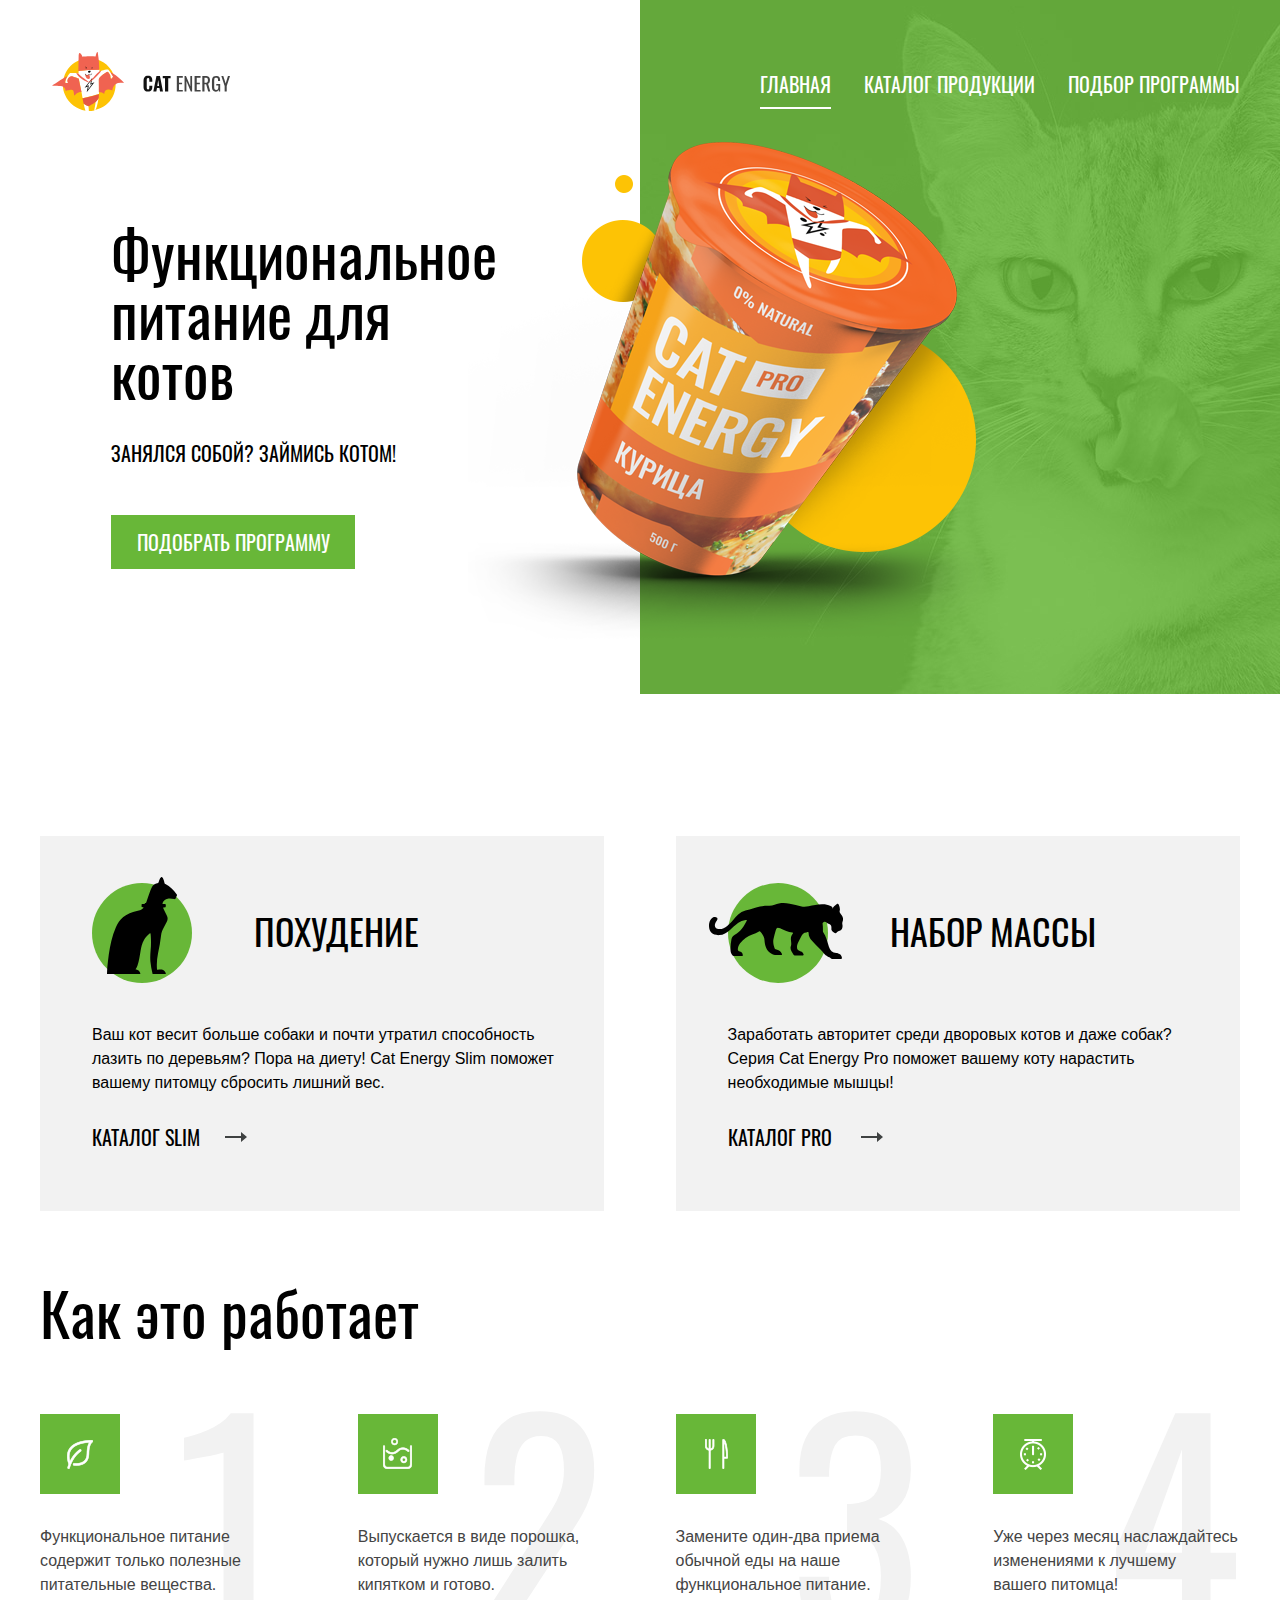
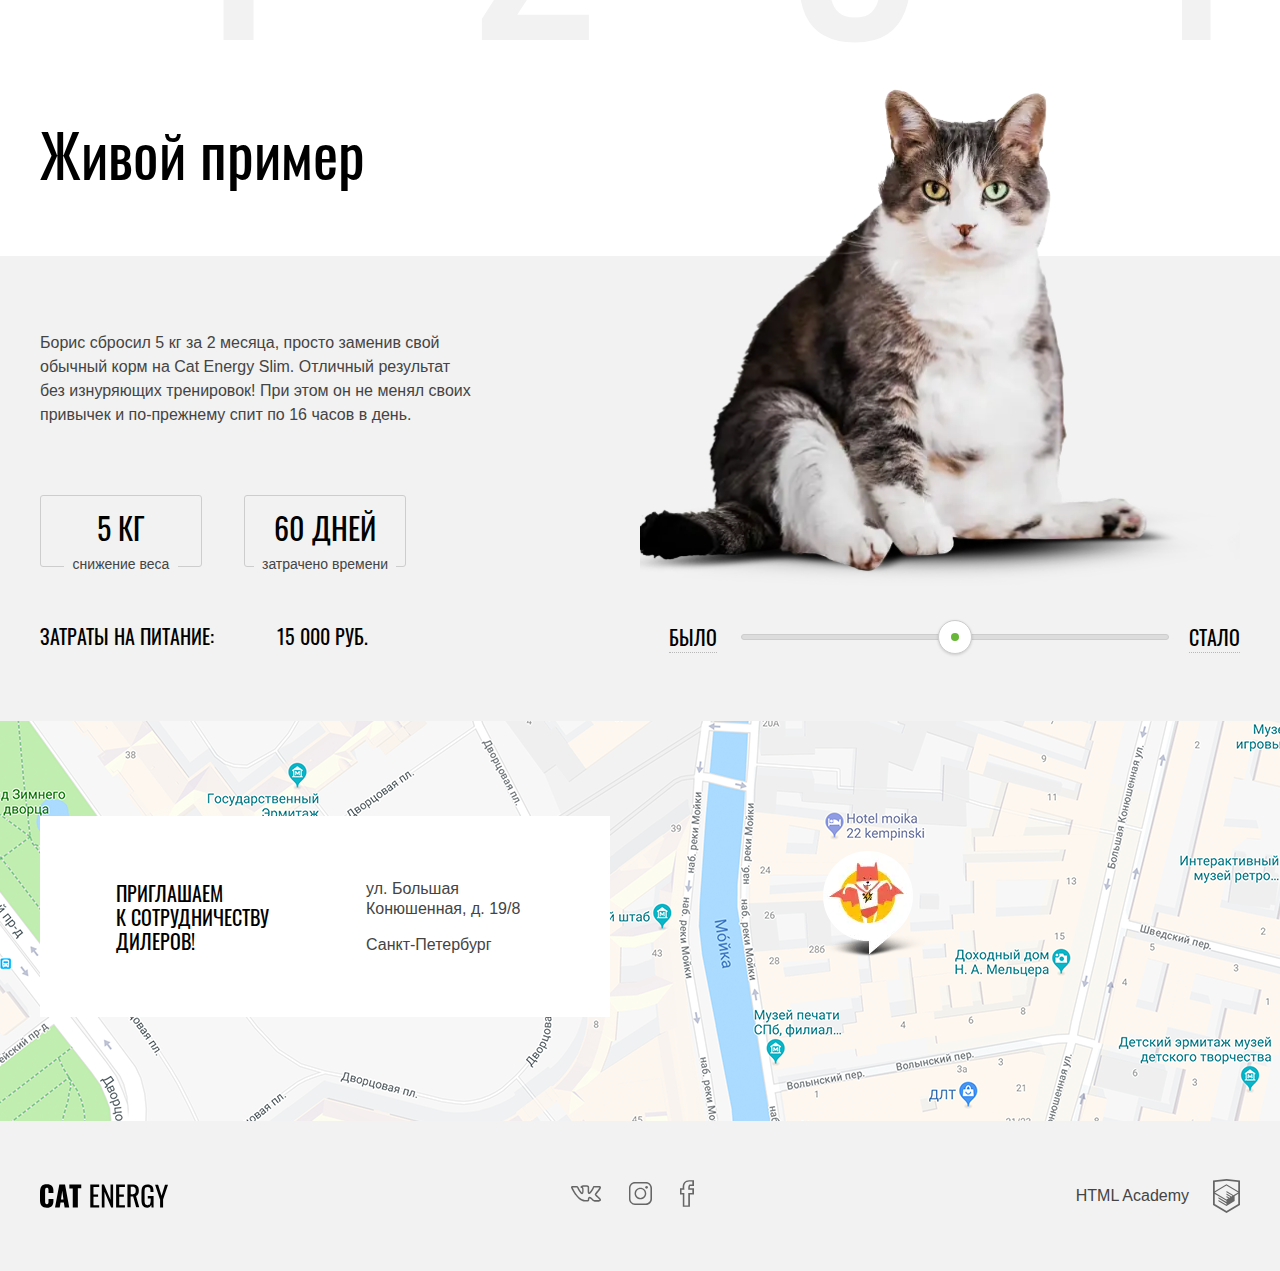
<file: index.html>
<!DOCTYPE html><html lang="ru"><head><meta charset="utf-8"><meta name="viewport" content="width=device-width,initial-scale=1"><title>HTML Academy: Кэт энерджи</title><link rel="preload" href="fonts/oswaldregular.woff2" as="font" type="font/woff2"><link rel="preload" href="fonts/oswaldmedium.woff2" as="font" type="font/woff2"><link rel="stylesheet" href="css/style.min.css"></head><body class="page"><svg style="display: none"><symbol id="icon-vk" viewBox="0 0 22 12"><path d="M17.6 12c-.3 0-.9-.1-1.5-.5-.5-.3-.9-.7-1.3-1.2-.3-.3-.9-.9-1.1-.9-.2.1-.4.7-.3 1.2 0 .1 0 .6-.3.9-.3.3-.8.4-.9.4h-1.4c-.7 0-3.2-.2-5.4-2.3C2.5 7.1.2 2.2.1 2 0 1.6-.1 1.2.2.9s.8-.4 1-.4h3.1c.1 0 .4.1.7.3.3.2.4.5.5.6.7 1.5 1.5 2.8 2.6 4 .1-.4.2-1.4.1-2.3 0-.4-.1-.8-.2-1-.1-.1-.3-.2-.5-.2l-.6-.5c0-.5.5-.9.9-1.1.5-.2 1.3-.3 2.3-.3h.5c.9 0 1.2.1 1.6.1 1.2.3 1.2 1.3 1.1 2.5v1.6c0 .3 0 .8.1 1 .2-.1.6-.5 1.5-1.9.6-.9 1-1.9 1.1-2.1.1-.3.4-.7 1.2-.7h3.4c.7 0 1.2.2 1.3.7.2.5.1 1.3-1.7 3.5-.3.3-.5.6-.7.9-.5.4-.9 1-.9 1.1s.5.5.9.9c1.1.9 1.9 1.7 2.2 2.3.4.6.3 1 .2 1.3-.3.7-1.2.7-1.4.8h-2.8-.1zm-3.9-3.7c.7 0 1.2.6 1.8 1.2.4.4.7.8 1.1 1 .5.3 1 .3 1 .3h2.9c.1 0 .3-.1.4-.1 0 0 0-.1-.1-.1-.3-.5-1-1.3-2-2.1-.9-.7-1.3-1.1-1.4-1.7 0-.6.4-1.1 1.2-2.1.2-.2.4-.5.7-.8 1.1-1.4 1.4-2 1.5-2.3h-3.9c0 .4-.5 1.5-1.1 2.4-1.4 2.1-2 2.4-2.5 2.4-.1 0-.3 0-.4-.1-.7-.4-.7-1.4-.7-2.1V2.6c.1-1.3 0-1.3-.3-1.4-.3-.1-.5-.1-1.4-.1H10c-.5 0-1 0-1.4.1l.2.2c.4.5.4 1.5.4 1.7.1 1.3 0 2.9-.7 3.3-.1 0-.2.1-.4.1-.6 0-1.3-.7-2.5-2.5C5 2.9 4.5 1.8 4.5 1.8s0-.1-.1-.1-.2-.1-.2-.1h-3c.4.9 2.5 5 4.8 7.2 2 1.9 4.3 2 4.7 2h1.4s.2 0 .2-.1v-.1c0-.2 0-2 1.2-2.3h.2z"/></symbol><symbol id="icon-inst" viewBox="0 0 16.1 16"><path d="M11.8 1C13.6 1 15 2.4 15 4.2v7.7c0 1.7-1.4 3.1-3.1 3.1H4.2C2.4 15 1 13.6 1 11.8V4.2C1 2.4 2.4 1 4.2 1h7.6m0-1H4.2C1.9 0 0 1.9 0 4.2v7.7C0 14.1 1.9 16 4.2 16h7.7c2.3 0 4.2-1.9 4.2-4.2V4.2C16 1.9 14.1 0 11.8 0z"/><path d="M8 4.9c1.7 0 3.1 1.4 3.1 3.1S9.7 11.1 8 11.1 4.9 9.7 4.9 8 6.3 4.9 8 4.9m0-1C5.7 3.9 3.9 5.7 3.9 8s1.8 4.1 4.1 4.1 4.1-1.8 4.1-4.1S10.3 3.9 8 3.9z"/><circle cx="12.3" cy="3.7" r=".9"/></symbol><symbol id="icon-fb" viewBox="0 0 10 19"><path d="M7.1 19H2v-8.8H0V5.8h1.9c-.1-2 .2-3.4 1.1-4.4C3.8.5 5 .1 6.5 0H10v4.2H7.2c-.1.2-.2.8-.2 1.6h3v4.4H7.1V19zm-4-1h2.8V9.1h2.9V6.8H5.9v-.5c0-1.4 0-2.6.7-3.1l.1-.1h2.1V1H6.5c-1.2.1-2 .4-2.6 1-.8.8-1 2.3-.8 4.2l.1.6H1.1v2.3h2V18z"/></symbol><symbol id="icon-htmlacademy" viewBox="0 0 27 34"><path d="M13.6426 0.0157537L13.5 0L0 1.40733V26.0129L13.5 34L27 26.0129V1.40733L13.6426 0.0157537ZM25.2344 25.0151L13.5 31.9573L1.76561 25.0151V14.9293L13.4507 21.8451L13.4701 23.0984L5.45351 18.3548L5.44295 19.5801L13.4894 24.3885L13.5088 25.675L5.46408 20.9174L5.45351 22.1427L13.5 26.9511L21.6239 22.1182V20.8929V16.909L25.2432 14.7595L25.2344 25.0151ZM25.2344 13.4519L22.0147 15.3319L20.5325 16.2071L13.4666 12.0201L13.456 13.2454L19.4957 16.818L19.4429 16.8495L19.3126 16.9247L18.4536 17.4166L13.4666 14.4689L13.456 15.6942L17.3921 18.0222L16.4591 18.6314L16.438 18.6436L13.4666 16.902L13.456 18.1273L15.4029 19.2615L13.4155 20.4483L1.7973 13.5762L13.4349 6.61831L25.2344 13.4519ZM25.2344 12.2266L13.4401 5.31075L1.76561 12.2196V2.9897L13.5 1.76442L25.2344 2.9897V12.2266Z"/></symbol><symbol id="icon-textlogofooter" viewBox="0 0 127.8 23.4"><path d="M1.6 21.5C.6 20.2 0 18.3 0 15.9V7.6c0-2.5.5-4.4 1.5-5.7C2.6.6 4.3 0 6.8 0c2.4 0 4.1.6 5.1 1.7s1.5 2.8 1.5 4.9v2H8.5V6.3c0-.9-.1-1.6-.3-2s-.6-.8-1.4-.8c-.7 0-1.2.2-1.4.7s-.3 1.3-.3 2.2v10.7c0 .9.1 1.6.4 2.1.2.5.7.7 1.4.7s1.1-.2 1.3-.7c.2-.5.3-1.2.3-2.1v-2.4h4.9v2c0 2.1-.5 3.8-1.5 5-1 1.2-2.7 1.8-5.1 1.8-2.4-.1-4.2-.7-5.2-2zM19.3.3H25l4.2 22.8h-4.6l-.8-4.8h-3.3l-.8 4.8H15L19.3.3zm4.1 15l-1.2-8.9-1.2 8.9h2.4zM32.7 4.1h-3.4V.3h11.9V4h-3.4v19.1h-5.1v-19zM50.3.3h8.8v2.4h-5.7v7.5H58v2.3h-4.6v8.4h5.7v2.3h-8.9V.3zM61.7.3h2.2l6.5 15.1V.3H73v22.8h-2L64.4 7.5v15.6h-2.7V.3zM76 .3h8.8v2.4h-5.7v7.5h4.6v2.3h-4.6v8.4h5.7v2.3H76V.3zM87.4.3H92c2.3 0 4 .5 5.1 1.4 1.1.9 1.6 2.5 1.6 4.6 0 2.9-.9 4.7-2.8 5.3L99.1 23H96l-3-10.7h-2.5V23h-3.2V.3zm4.4 9.8c1.4 0 2.3-.3 2.9-.8.6-.5.9-1.5.9-3 0-.9-.1-1.7-.3-2.2-.2-.5-.6-.9-1.1-1.2-.5-.3-1.3-.4-2.2-.4h-1.4V10h1.2zM102.7 21.4c-.9-1.3-1.4-3.2-1.4-5.8V8c0-1.8.2-3.2.5-4.3.4-1.1 1-2 1.9-2.6s2.1-.9 3.7-.9c2.1 0 3.6.5 4.5 1.6s1.4 2.7 1.4 5v.8h-3v-.7c0-1.1-.1-1.9-.2-2.5-.1-.6-.4-1-.8-1.3-.4-.3-1-.5-1.9-.5-.9 0-1.5.2-2 .6s-.7.9-.8 1.6-.2 1.6-.2 2.7V16c0 1.7.2 3 .6 3.8.4.8 1.2 1.1 2.4 1.1s2-.4 2.4-1.2c.4-.8.7-2.1.7-4v-1.6h-2.9v-2.3h5.8v11.3h-2l-.3-2.6c-.7 1.9-2.1 2.9-4.1 2.9-1.9 0-3.4-.7-4.3-2zM119.8 15.1L114.9.4h3l3.5 11 3.4-11h3l-4.9 14.7v8h-3v-8z"/></symbol><symbol id="icon-plus" viewBox="0 0 60 60"><path fill="#231f20" d="M60 29.5H30.5V0h-1v29.5H0v1h29.5V60h1V30.5H60z"/></symbol><symbol id="icon-gift" viewBox="0 0 55.5 60"><path d="M52.3 12.2h-7a7.57 7.57 0 00.5-8.1c-1-1.8-2.6-3.1-4.6-3.7-2-.6-4.1-.4-5.9.6-3.6 2-6.2 6.1-7.6 9-1.4-2.9-4-7.1-7.6-9-3.8-2-8.5-.6-10.5 3.1-1.4 2.7-1.2 5.8.5 8.1h-7c-1.7 0-3.1 1.4-3.1 3.1v9.4c0 1.7 1.4 3.1 3.1 3.1H4v26.1c0 3.3 2.7 6 6 6h35.5c3.3 0 6-2.7 6-6V27.8h.8c1.7 0 3.1-1.4 3.1-3.1v-9.4c.1-1.7-1.3-3.1-3.1-3.1zM36.5 3a5.27 5.27 0 017.2 2.2 5.33 5.33 0 01-1.8 7H29.4C30.5 9.6 33 5 36.5 3zM11.7 5.2C13.2 2.6 16.4 1.6 19 3c3.5 1.9 6 6.6 7.1 9.1H13.5a5.24 5.24 0 01-1.8-6.9zm14.8 22.6v13.7H6.4V27.8h20.1zM6.4 53.9v-10h20.2v13.7H10c-2 0-3.6-1.7-3.6-3.7zm39.1 3.7H28.9V43.9h20.2v10c0 2-1.6 3.7-3.6 3.7zm3.6-16.1H28.9V27.8h20.2v13.7zm4-16.8c0 .4-.3.7-.7.7H3.2c-.4 0-.7-.3-.7-.7v-9.4c0-.4.3-.7.7-.7h49.2c.4 0 .7.3.7.7v9.4z" fill="#fff"/></symbol></svg><header class="header"><div class="header__body container"><a class="header__logo"><picture><source srcset="img/logo-desktop.svg" media="(min-width:1440px)"><source srcset="img/logo-tablet.svg" media="(min-width:768px)"><img src="img/logo-mobile.svg" alt="логотип CatEnergy" width="190" height="38"></picture></a><nav class="header-menu"><button type="button" class="header-menu__toggle header-menu__toggle--no-js"><span class="visually-hidden">Открыть/закрыть меню</span></button><div class="header-menu__wrapper header-menu__wrapper--no-js"><ul class="header-menu__list site-list"><li class="site-list__item site-list__item"><a class="site-list__link site-list__link--active">главная</a></li><li class="site-list__item"><a class="site-list__link" href="catalog.html">каталог продукции</a></li><li class="site-list__item"><a class="site-list__link" href="form.html">подбор программы</a></li></ul></div></nav></div></header><main class="main"><section class="hero container"><div class="hero__content"><h1 class="hero__title">Функциональное питание для котов</h1><p class="hero__text">Занялся собой? Займись котом!</p><a href="form.html" class="btn hero__btn">подобрать программу</a><div class="hero__img"><picture><source type="image/wepb" srcset="img/index-can-desktop@1x.webp, img/index-can-desktop@2x.webp 2x" media="(min-width:1200px)"><source srcset="img/index-can-desktop@1x.png, img/index-can-desktop@2x.png 2x" media="(min-width:1200px)"><source type="image/wepb" srcset="img/index-can-tablet@1x.webp, img/index-can-tablet@2x.webp 2x" media="(min-width:768px)"><source srcset="img/index-can-tablet@1x.jpg, img/index-can-tablet@2x.jpg 2x" media="(min-width:768px)"><source type="image/wepb" srcset="img/index-can-mobile@1x.webp, img/index-can-mobile@2x.webp 2x"><img src="img/index-can-mobile@1x.png" srcset="img/index-can-mobile@2x.png 2x" alt="фитнес корм для кошек CatEnergy" width="280" height="270"></picture></div></div></section><section class="nutrition-program container"><h2 class="visually-hidden">Выбор программы питания для котов и кошек</h2><ul class="nutrition-program__body"><li class="nutrition-program__item program-item"><h3 class="program-item__title program-item__title--lose-weight">Похудение</h3><p class="program-item__text">Ваш кот весит больше собаки и почти утратил способность лазить по деревьям? Пора на диету! Cat Energy Slim поможет вашему питомцу сбросить лишний вес.</p><a href="#" class="program-item__link">каталог slim</a></li><li class="nutrition-program__item program-item"><h3 class="program-item__title program-item__title--mas-weight">набор массы</h3><p class="program-item__text program-item__text--w344">Заработать авторитет среди дворовых котов и даже собак? Серия Cat Energy Pro поможет вашему коту нарастить необходимые мышцы!</p><a href="#" class="program-item__link">каталог pro</a></li></ul></section><section class="features"><h2 class="visually-hidden">Преимущества, как работает функциональное питание</h2><div class="features__container container"><h2 class="features__title">Как это работает</h2><ul class="features__items"><li class="features__item features-item features-item--useful"><p class="features-item__text">Функциональное питание содержит только полезные питательные вещества.</p></li><li class="features__item features-item features-item--easy"><p class="features-item__text">Выпускается в виде порошка, который нужно лишь залить кипятком и готово.</p></li><li class="features__item features-item features-item--cheap"><p class="features-item__text">Замените один-два приема обычной еды на наше функциональное питание.</p></li><li class="features__item features-item features-item--result"><p class="features-item__text">Уже через месяц наслаждайтесь изменениями к лучшему<br>вашего питомца!</p></li></ul></div></section><section class="weight-loss"><div class="weight-loss__container container"><div class="weight-loss__body"><h2 class="weight-loss__title">Живой пример</h2><p class="weight-loss__text">Борис сбросил 5 кг за 2 месяца, просто заменив свой обычный корм на Cat Energy Slim. Отличный результат без изнуряющих тренировок! При этом он не менял своих привычек и по-прежнему спит по 16 часов в день.</p><div class="weight-loss__description weight-loss-description"><div class="weight-loss-description__content"><p class="weight-loss-description__num">5 кг</p><p class="weight-loss-description__text weight-loss-description__text--first">снижение веса</p></div><div class="weight-loss-description__content"><p class="weight-loss-description__num">60 дней</p><p class="weight-loss-description__text weight-loss-description__text--second">затрачено времени</p></div></div><p class="weight-loss__summury-cost">Затраты на питание:<br><span class="weight-loss__summury-cost-nums">15 000 РУБ.</span></p></div><div class="weight-loss__photos weight-loss-photos"><div class="weight-loss-photos__photo weight-loss-photos__photo--before"><picture><source type="image/webp" srcset="img/before-desktop@1x.webp, img/before-desktop@2x.webp 2x" media="(min-width:1440px)"><source srcset="img/before-desktop@1x.png, img/before-desktop@2x.png 2x" media="(min-width:1440px)"><source type="image/webp" srcset="img/before-tablet@1x.webp, img/before-tablet@2x.webp 2x" media="(min-width:768px)"><source srcset="img/before-tablet@1x.png, img/before-tablet@2x.png 2x" media="(min-width:768px)"><source type="image/webp" srcset="img/before-mobile@1x.webp, img/before-mobile@2x.webp 2x"><img src="img/before-mobile@1x.png" srcset="img/before-mobile@2x.png 2x" alt="кот до похудения" width="232" height="280"></picture></div><div class="weight-loss-photos__photo weight-loss-photos__photo--after"><picture><source type="image/webp" srcset="img/after-desktop@1x.webp, img/after-desktop@2x.webp 2x" media="(min-width:1440px)"><source srcset="img/after-desktop@1x.png, img/after-desktop@2x.png 2x" media="(min-width:1440px)"><source type="image/webp" srcset="img/after-tablet@1x.webp, img/after-tablet@2x.webp 2x" media="(min-width:768px)"><source srcset="img/after-tablet@1x.png, img/after-tablet@2x.png 2x" media="(min-width:768px)"><source type="image/webp" srcset="img/after-mobile@1x.webp, img/after-mobile@2x.webp 2x"><img src="img/after-mobile@1x.png" srcset="img/after-mobile@2x.png 2x" alt="кот после похудения" width="232" height="280"></picture></div><div class="weight-loss-photos__separator"></div><div class="weight-loss-photos__bottom"><button type="button" class="weight-loss-photos__btn">Было</button><div class="weight-loss-photos__line"><button class="weight-loss-photos__toggle-btn" type="button">До/После</button></div><button type="button" class="weight-loss-photos__btn">стало</button></div></div></div></section><section class="contacts"><div id="map" class="contacts__map"></div><div class="contacts__container container"><div class="contacts__body contacts__body--white"><h2 class="contacts__title">приглашаем<br>к сотрудничеству<br>дилеров!</h2><p class="contacts__text">ул. Большая<br><span>Конюшенная, д. 19/8</span><br>Санкт-Петербург</p></div><div class="contacts__img contacts__img--no-js"><picture><source type="image/webp" srcset="img/map-pin.webp"><img src="img/map-pin.png" width="57" height="53" alt="отметка на карте местоположения CatEnergy"></picture></div></div></section></main><footer class="footer"><div class="footer__container container"><a href="index.html" class="footer__logo logo-text"><svg width="128" height="24" role="img" aria-label="текстовый логотип CatEnergy"><use xlink:href="#icon-textlogofooter"></use></svg></a><ul class="footer__social"><li class="footer__social-item"><a href="" class="footer__social-link footer__social-link--vk"><span class="visually-hidden">Vkontakte</span> <svg width="22" height="12"><use xlink:href="#icon-vk"></use></svg></a></li><li class="footer__social-item"><a href="" class="footer__social-link footer__social-link--inst"><span class="visually-hidden">instagram</span> <svg width="16" height="16"><use xlink:href="#icon-inst"></use></svg></a></li><li class="footer__social-item"><a href="" class="footer__social-link footer__social-link--fb"><span class="visually-hidden">facebook</span> <svg width="10" height="19"><use xlink:href="#icon-fb"></use></svg></a></li></ul><div class="footer__copy"><a href="https://htmlacademy.ru/intensive/adaptive" class="footer__academy-logo"><p class="footer__text">HTML Academy</p><svg width="27" height="34"><use xlink:href="#icon-htmlacademy"></use></svg></a></div></div></footer><script src="https://api-maps.yandex.ru/2.1/?apikey=3a8632c8-6d77-4085-bbe1-360740e653fe&lang=ru_RU"></script><script src="js/script.min.js"></script></body></html>
</file>
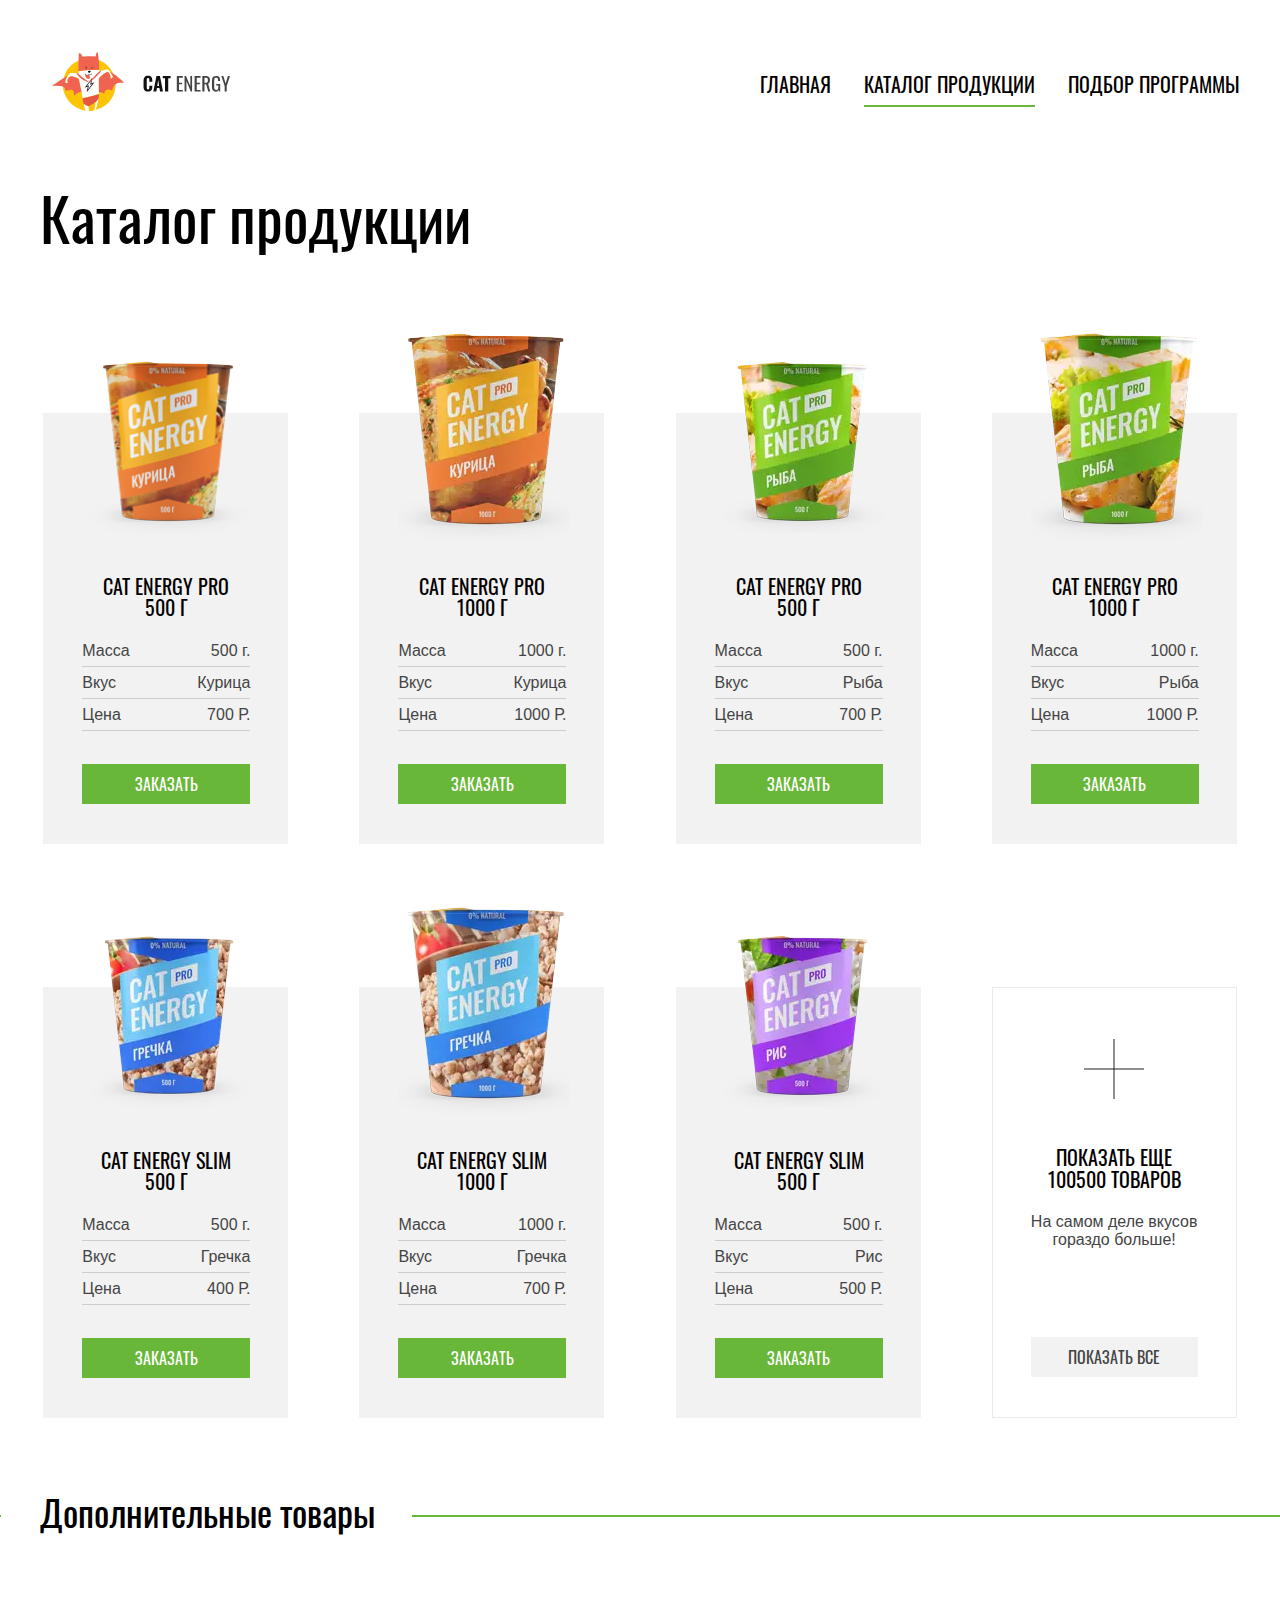
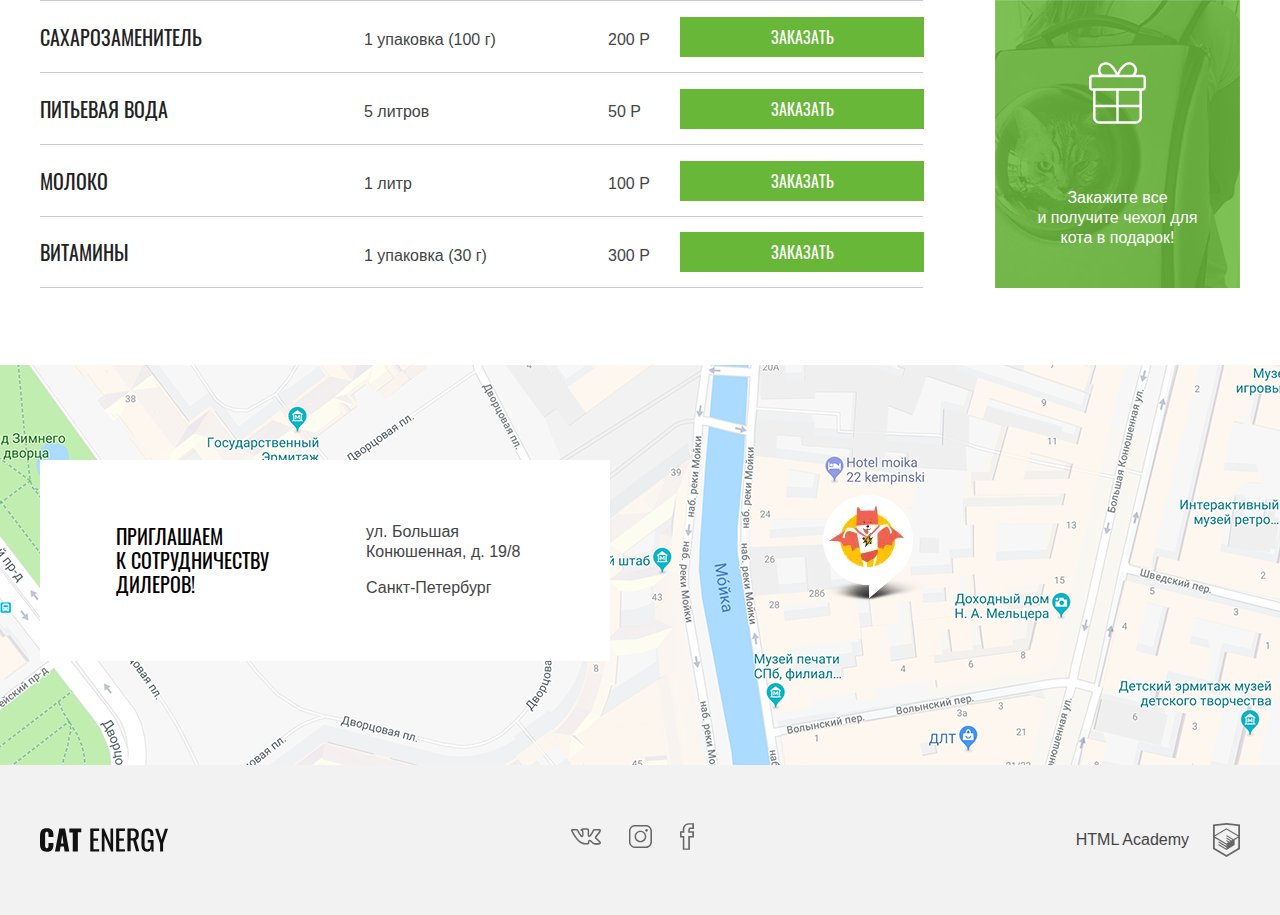
<file: catalog.html>
<!DOCTYPE html><html lang="ru"><head><meta charset="utf-8"><meta name="viewport" content="width=device-width,initial-scale=1"><title>HTML Academy: Кэт энерджи</title><link rel="stylesheet" href="css/style.min.css"></head><body class="page"><svg style="display: none"><symbol id="icon-vk" viewBox="0 0 22 12"><path d="M17.6 12c-.3 0-.9-.1-1.5-.5-.5-.3-.9-.7-1.3-1.2-.3-.3-.9-.9-1.1-.9-.2.1-.4.7-.3 1.2 0 .1 0 .6-.3.9-.3.3-.8.4-.9.4h-1.4c-.7 0-3.2-.2-5.4-2.3C2.5 7.1.2 2.2.1 2 0 1.6-.1 1.2.2.9s.8-.4 1-.4h3.1c.1 0 .4.1.7.3.3.2.4.5.5.6.7 1.5 1.5 2.8 2.6 4 .1-.4.2-1.4.1-2.3 0-.4-.1-.8-.2-1-.1-.1-.3-.2-.5-.2l-.6-.5c0-.5.5-.9.9-1.1.5-.2 1.3-.3 2.3-.3h.5c.9 0 1.2.1 1.6.1 1.2.3 1.2 1.3 1.1 2.5v1.6c0 .3 0 .8.1 1 .2-.1.6-.5 1.5-1.9.6-.9 1-1.9 1.1-2.1.1-.3.4-.7 1.2-.7h3.4c.7 0 1.2.2 1.3.7.2.5.1 1.3-1.7 3.5-.3.3-.5.6-.7.9-.5.4-.9 1-.9 1.1s.5.5.9.9c1.1.9 1.9 1.7 2.2 2.3.4.6.3 1 .2 1.3-.3.7-1.2.7-1.4.8h-2.8-.1zm-3.9-3.7c.7 0 1.2.6 1.8 1.2.4.4.7.8 1.1 1 .5.3 1 .3 1 .3h2.9c.1 0 .3-.1.4-.1 0 0 0-.1-.1-.1-.3-.5-1-1.3-2-2.1-.9-.7-1.3-1.1-1.4-1.7 0-.6.4-1.1 1.2-2.1.2-.2.4-.5.7-.8 1.1-1.4 1.4-2 1.5-2.3h-3.9c0 .4-.5 1.5-1.1 2.4-1.4 2.1-2 2.4-2.5 2.4-.1 0-.3 0-.4-.1-.7-.4-.7-1.4-.7-2.1V2.6c.1-1.3 0-1.3-.3-1.4-.3-.1-.5-.1-1.4-.1H10c-.5 0-1 0-1.4.1l.2.2c.4.5.4 1.5.4 1.7.1 1.3 0 2.9-.7 3.3-.1 0-.2.1-.4.1-.6 0-1.3-.7-2.5-2.5C5 2.9 4.5 1.8 4.5 1.8s0-.1-.1-.1-.2-.1-.2-.1h-3c.4.9 2.5 5 4.8 7.2 2 1.9 4.3 2 4.7 2h1.4s.2 0 .2-.1v-.1c0-.2 0-2 1.2-2.3h.2z"/></symbol><symbol id="icon-inst" viewBox="0 0 16.1 16"><path d="M11.8 1C13.6 1 15 2.4 15 4.2v7.7c0 1.7-1.4 3.1-3.1 3.1H4.2C2.4 15 1 13.6 1 11.8V4.2C1 2.4 2.4 1 4.2 1h7.6m0-1H4.2C1.9 0 0 1.9 0 4.2v7.7C0 14.1 1.9 16 4.2 16h7.7c2.3 0 4.2-1.9 4.2-4.2V4.2C16 1.9 14.1 0 11.8 0z"/><path d="M8 4.9c1.7 0 3.1 1.4 3.1 3.1S9.7 11.1 8 11.1 4.9 9.7 4.9 8 6.3 4.9 8 4.9m0-1C5.7 3.9 3.9 5.7 3.9 8s1.8 4.1 4.1 4.1 4.1-1.8 4.1-4.1S10.3 3.9 8 3.9z"/><circle cx="12.3" cy="3.7" r=".9"/></symbol><symbol id="icon-fb" viewBox="0 0 10 19"><path d="M7.1 19H2v-8.8H0V5.8h1.9c-.1-2 .2-3.4 1.1-4.4C3.8.5 5 .1 6.5 0H10v4.2H7.2c-.1.2-.2.8-.2 1.6h3v4.4H7.1V19zm-4-1h2.8V9.1h2.9V6.8H5.9v-.5c0-1.4 0-2.6.7-3.1l.1-.1h2.1V1H6.5c-1.2.1-2 .4-2.6 1-.8.8-1 2.3-.8 4.2l.1.6H1.1v2.3h2V18z"/></symbol><symbol id="icon-htmlacademy" viewBox="0 0 27 34"><path d="M13.6426 0.0157537L13.5 0L0 1.40733V26.0129L13.5 34L27 26.0129V1.40733L13.6426 0.0157537ZM25.2344 25.0151L13.5 31.9573L1.76561 25.0151V14.9293L13.4507 21.8451L13.4701 23.0984L5.45351 18.3548L5.44295 19.5801L13.4894 24.3885L13.5088 25.675L5.46408 20.9174L5.45351 22.1427L13.5 26.9511L21.6239 22.1182V20.8929V16.909L25.2432 14.7595L25.2344 25.0151ZM25.2344 13.4519L22.0147 15.3319L20.5325 16.2071L13.4666 12.0201L13.456 13.2454L19.4957 16.818L19.4429 16.8495L19.3126 16.9247L18.4536 17.4166L13.4666 14.4689L13.456 15.6942L17.3921 18.0222L16.4591 18.6314L16.438 18.6436L13.4666 16.902L13.456 18.1273L15.4029 19.2615L13.4155 20.4483L1.7973 13.5762L13.4349 6.61831L25.2344 13.4519ZM25.2344 12.2266L13.4401 5.31075L1.76561 12.2196V2.9897L13.5 1.76442L25.2344 2.9897V12.2266Z"/></symbol><symbol id="icon-textlogofooter" viewBox="0 0 127.8 23.4"><path d="M1.6 21.5C.6 20.2 0 18.3 0 15.9V7.6c0-2.5.5-4.4 1.5-5.7C2.6.6 4.3 0 6.8 0c2.4 0 4.1.6 5.1 1.7s1.5 2.8 1.5 4.9v2H8.5V6.3c0-.9-.1-1.6-.3-2s-.6-.8-1.4-.8c-.7 0-1.2.2-1.4.7s-.3 1.3-.3 2.2v10.7c0 .9.1 1.6.4 2.1.2.5.7.7 1.4.7s1.1-.2 1.3-.7c.2-.5.3-1.2.3-2.1v-2.4h4.9v2c0 2.1-.5 3.8-1.5 5-1 1.2-2.7 1.8-5.1 1.8-2.4-.1-4.2-.7-5.2-2zM19.3.3H25l4.2 22.8h-4.6l-.8-4.8h-3.3l-.8 4.8H15L19.3.3zm4.1 15l-1.2-8.9-1.2 8.9h2.4zM32.7 4.1h-3.4V.3h11.9V4h-3.4v19.1h-5.1v-19zM50.3.3h8.8v2.4h-5.7v7.5H58v2.3h-4.6v8.4h5.7v2.3h-8.9V.3zM61.7.3h2.2l6.5 15.1V.3H73v22.8h-2L64.4 7.5v15.6h-2.7V.3zM76 .3h8.8v2.4h-5.7v7.5h4.6v2.3h-4.6v8.4h5.7v2.3H76V.3zM87.4.3H92c2.3 0 4 .5 5.1 1.4 1.1.9 1.6 2.5 1.6 4.6 0 2.9-.9 4.7-2.8 5.3L99.1 23H96l-3-10.7h-2.5V23h-3.2V.3zm4.4 9.8c1.4 0 2.3-.3 2.9-.8.6-.5.9-1.5.9-3 0-.9-.1-1.7-.3-2.2-.2-.5-.6-.9-1.1-1.2-.5-.3-1.3-.4-2.2-.4h-1.4V10h1.2zM102.7 21.4c-.9-1.3-1.4-3.2-1.4-5.8V8c0-1.8.2-3.2.5-4.3.4-1.1 1-2 1.9-2.6s2.1-.9 3.7-.9c2.1 0 3.6.5 4.5 1.6s1.4 2.7 1.4 5v.8h-3v-.7c0-1.1-.1-1.9-.2-2.5-.1-.6-.4-1-.8-1.3-.4-.3-1-.5-1.9-.5-.9 0-1.5.2-2 .6s-.7.9-.8 1.6-.2 1.6-.2 2.7V16c0 1.7.2 3 .6 3.8.4.8 1.2 1.1 2.4 1.1s2-.4 2.4-1.2c.4-.8.7-2.1.7-4v-1.6h-2.9v-2.3h5.8v11.3h-2l-.3-2.6c-.7 1.9-2.1 2.9-4.1 2.9-1.9 0-3.4-.7-4.3-2zM119.8 15.1L114.9.4h3l3.5 11 3.4-11h3l-4.9 14.7v8h-3v-8z"/></symbol><symbol id="icon-plus" viewBox="0 0 60 60"><path fill="#231f20" d="M60 29.5H30.5V0h-1v29.5H0v1h29.5V60h1V30.5H60z"/></symbol><symbol id="icon-gift" viewBox="0 0 55.5 60"><path d="M52.3 12.2h-7a7.57 7.57 0 00.5-8.1c-1-1.8-2.6-3.1-4.6-3.7-2-.6-4.1-.4-5.9.6-3.6 2-6.2 6.1-7.6 9-1.4-2.9-4-7.1-7.6-9-3.8-2-8.5-.6-10.5 3.1-1.4 2.7-1.2 5.8.5 8.1h-7c-1.7 0-3.1 1.4-3.1 3.1v9.4c0 1.7 1.4 3.1 3.1 3.1H4v26.1c0 3.3 2.7 6 6 6h35.5c3.3 0 6-2.7 6-6V27.8h.8c1.7 0 3.1-1.4 3.1-3.1v-9.4c.1-1.7-1.3-3.1-3.1-3.1zM36.5 3a5.27 5.27 0 017.2 2.2 5.33 5.33 0 01-1.8 7H29.4C30.5 9.6 33 5 36.5 3zM11.7 5.2C13.2 2.6 16.4 1.6 19 3c3.5 1.9 6 6.6 7.1 9.1H13.5a5.24 5.24 0 01-1.8-6.9zm14.8 22.6v13.7H6.4V27.8h20.1zM6.4 53.9v-10h20.2v13.7H10c-2 0-3.6-1.7-3.6-3.7zm39.1 3.7H28.9V43.9h20.2v10c0 2-1.6 3.7-3.6 3.7zm3.6-16.1H28.9V27.8h20.2v13.7zm4-16.8c0 .4-.3.7-.7.7H3.2c-.4 0-.7-.3-.7-.7v-9.4c0-.4.3-.7.7-.7h49.2c.4 0 .7.3.7.7v9.4z" fill="#fff"/></symbol></svg><header class="header header--nobg"><div class="header__body container"><a href="index.html" class="header__logo"><picture><source srcset="img/logo-desktop.svg" media="(min-width:1440px)"><source srcset="img/logo-tablet.svg" media="(min-width:768px)"><img src="img/logo-mobile.svg" width="190" height="38" alt="логотип CatEnergy"></picture></a><nav class="header-menu"><button type="button" class="header-menu__toggle header-menu__toggle--no-js"><span class="visually-hidden">Открыть/закрыть меню</span></button><div class="header-menu__wrapper header-menu__wrapper--no-js"><ul class="header-menu__list site-list"><li class="site-list__item"><a class="site-list__link site-list__link--black" href="index.html">главная</a></li><li class="site-list__item site-list__item--active"><a class="site-list__link site-list__link--black">каталог продукции</a></li><li class="site-list__item"><a class="site-list__link site-list__link--black" href="form.html">подбор программы</a></li></ul></div></nav></div></header><main class="main"><section class="catalog container"><h1 class="catalog__title">Каталог продукции</h1><ul class="catalog__list"><li class="catalog__item catalog-item"><a class="catalog-item__item-link" href="product.html"><div class="catalog-item__img"><picture><source srcset="img/chicken-small-desktop@1x.webp, img/chicken-small-desktop@2x.webp 2x" media="(min-width:1440px)" type="image/webp"><source srcset="img/chicken-small-desktop@1x.png, img/chicken-small-desktop@2x.jpg 2x" media="(min-width:1440px)"><source srcset="img/chicken-small-tablet@1x.png, img/chicken-small-tablet@2x.png 2x" media="(min-width:768px)"><source type="image/webp" srcset="img/chicken-small-tablet@1x.webp, img/chicken-small-tablet@2x.webp 2x" media="(min-width:768px)"><source type="image/wepb" srcset="img/chicken-small-mobile@1x.webp, img/chicken-small-mobile@2x.webp 2x"><img src="img/chicken-small-mobile@1x.jpg" srcset="img/chicken-small-mobile@2x.jpg 2x" alt="CatEnergy 500г со вкусом курицы" width="280" height="104"></picture></div></a><div class="catalog-item__text-content"><a href="product.html" class="catalog-item__item-link"><h3 class="catalog-item__title">Cat Energy PRO 500 г</h3></a><dl class="catalog-item__list"><div class="catalog-item__item"><dt class="catalog-item__name">Масса</dt><dd class="catalog-item__value">500 г.</dd></div><div class="catalog-item__item"><dt class="catalog-item__name">Вкус</dt><dd class="catalog-item__value">Курица</dd></div><div class="catalog-item__item"><dt class="catalog-item__name">Цена</dt><dd class="catalog-item__value">700 Р.</dd></div></dl></div><a href="order.html" class="btn catalog-item__btn">заказать</a></li><li class="catalog__item catalog-item"><a class="catalog-item__item-link" href="product.html"><div class="catalog-item__img catalog-item__img--big"><picture><source srcset="img/chicken-big-desktop@1x.webp, img/chicken-big-desktop@2x.webp 2x" media="(min-width:1440px)" type="image/webp"><source srcset="img/chicken-big-desktop@1x.png, img/chicken-big-desktop@2x.jpg 2x" media="(min-width:1440px)"><source srcset="img/chicken-big-tablet@1x.webp, img/chicken-big-tablet@2x.webp 2x" media="(min-width:768px)" type="image/webp"><source srcset="img/chicken-big-tablet@1x.png, img/chicken-big-tablet@2x.png 2x" media="(min-width:768px)"><source srcset="img/chicken-big-mobile@1x.webp, img/chicken-big-mobile@2x.webp 2x" type="image/webp"><img src="img/chicken-big-mobile@1x.jpg" srcset="img/chicken-big-mobile@2x.jpg 2x" alt="CatEnergy 1000г со вкусом курицы" width="280" height="104"></picture></div></a><div class="catalog-item__text-content"><a class="catalog-item__item-link" href="product.html"><h3 class="catalog-item__title">Cat Energy PRO 1000 г</h3></a><dl class="catalog-item__list"><div class="catalog-item__item"><dt class="catalog-item__name">Масса</dt><dd class="catalog-item__value">1000 г.</dd></div><div class="catalog-item__item"><dt class="catalog-item__name">Вкус</dt><dd class="catalog-item__value">Курица</dd></div><div class="catalog-item__item"><dt class="catalog-item__name">Цена</dt><dd class="catalog-item__value">1000 Р.</dd></div></dl></div><a href="order.html" class="btn catalog-item__btn">заказать</a></li><li class="catalog__item catalog-item"><a class="catalog-item__item-link" href="product.html"><div class="catalog-item__img"><picture><source type="image/webp" srcset="img/fish-small-desktop@1x.webp, img/fish-small-desktop@2x.webp 2x" media="(min-width:1440px)"><source srcset="img/fish-small-desktop@1x.png, img/fish-small-desktop@2x.jpg 2x" media="(min-width:1440px)"><source type="image/webp" srcset="img/fish-small-tablet@1x.webp, img/fish-small-tablet@2x.webp 2x" media="(min-width:768px)"><source srcset="img/fish-small-tablet@1x.png, img/fish-small-tablet@2x.png 2x" media="(min-width:768px)"><source type="image/webp" srcset="img/fish-small-mobile@1x.webp, img/fish-small-mobile@2x.webp 2x"><img src="img/fish-small-mobile@1x.jpg" srcset="img/fish-small-mobile@2x.jpg 2x" alt="CatEnergy 500г со вкусом рыбы" width="280" height="104"></picture></div></a><div class="catalog-item__text-content"><a class="catalog-item__item-link" href="product.html"><h3 class="catalog-item__title">Cat Energy PRO 500 г</h3></a><dl class="catalog-item__list"><div class="catalog-item__item"><dt class="catalog-item__name">Масса</dt><dd class="catalog-item__value">500 г.</dd></div><div class="catalog-item__item"><dt class="catalog-item__name">Вкус</dt><dd class="catalog-item__value">Рыба</dd></div><div class="catalog-item__item"><dt class="catalog-item__name">Цена</dt><dd class="catalog-item__value">700 Р.</dd></div></dl></div><a href="oreder.html" class="btn catalog-item__btn">заказать</a></li><li class="catalog__item catalog-item"><a class="catalog-item__item-link" href="product.html"><div class="catalog-item__img catalog-item__img--big"><picture><source type="image/webp" srcset="img/fish-big-desktop@1x.webp, img/fish-big-desktop@2x.webp 2x" media="(min-width:1440px)"><source srcset="img/fish-big-desktop@1x.png, img/fish-big-desktop@2x.png 2x" media="(min-width:1440px)"><source type="image/webp" srcset="img/fish-big-tablet@1x.webp, img/fish-big-tablet@2x.webp 2x" media="(min-width:768px)"><source srcset="img/fish-big-tablet@1x.png, img/fish-big-tablet@2x.png 2x" media="(min-width:768px)"><source type="image/webp" srcset="img/fish-big-mobile@1x.webp, img/fish-big-mobile@2x.webp 2x"><img src="img/fish-big-mobile@1x.jpg" srcset="img/fish-big-mobile@2x.jpg 2x" alt="CatEnergy 1000г со вкусом рыбы" width="280" height="104"></picture></div></a><div class="catalog-item__text-content"><a class="catalog-item__item-link" href="product.html"><h3 class="catalog-item__title">Cat Energy PRO 1000 г</h3></a><dl class="catalog-item__list"><div class="catalog-item__item"><dt class="catalog-item__name">Масса</dt><dd class="catalog-item__value">1000 г.</dd></div><div class="catalog-item__item"><dt class="catalog-item__name">Вкус</dt><dd class="catalog-item__value">Рыба</dd></div><div class="catalog-item__item"><dt class="catalog-item__name">Цена</dt><dd class="catalog-item__value">1000 Р.</dd></div></dl></div><a href="order.html" class="btn catalog-item__btn">заказать</a></li><li class="catalog__item catalog-item"><a class="catalog-item__item-link" href="product.html"><div class="catalog-item__img"><picture><source type="image/webp" srcset="img/buckwheat-small-desktop@1x.webp, img/buckwheat-small-desktop@2x.webp 2x" media="(min-width:1440px)"><source srcset="img/buckwheat-small-desktop@1x.png, img/buckwheat-small-desktop@2x.png 2x" media="(min-width:1440px)"><source type="image/webp" srcset="img/buckwheat-small-tablet@1x.webp, img/buckwheat-small-tablet@2x.webp 2x" media="(min-width:768px)"><source srcset="img/buckwheat-small-tablet@1x.png, img/buckwheat-small-tablet@2x.png 2x" media="(min-width:768px)"><source type="image/webp" srcset="img/buckwheat-small-mobile@1x.webp, img/buckwheat-small-mobile@2x.webp 2x"><img src="img/buckwheat-small-mobile@1x.jpg" srcset="img/buckwheat-small-mobile@2x.jpg 2x" alt="CatEnergy 500г с гречой" width="280" height="104"></picture></div></a><div class="catalog-item__text-content"><a class="catalog-item__item-link" href="product.html"><h3 class="catalog-item__title">Cat Energy slim 500 г</h3></a><dl class="catalog-item__list"><div class="catalog-item__item"><dt class="catalog-item__name">Масса</dt><dd class="catalog-item__value">500 г.</dd></div><div class="catalog-item__item"><dt class="catalog-item__name">Вкус</dt><dd class="catalog-item__value">Гречка</dd></div><div class="catalog-item__item"><dt class="catalog-item__name">Цена</dt><dd class="catalog-item__value">400 Р.</dd></div></dl></div><a href="order.html" class="btn catalog-item__btn">заказать</a></li><li class="catalog__item catalog-item"><a class="catalog-item__item-link" href="product.html"><div class="catalog-item__img catalog-item__img--big"><picture><source type="image/webp" srcset="img/buckwheat-big-desktop@1x.webp, img/buckwheat-big-desktop@2x.webp 2x" media="(min-width:1440px)"><source srcset="img/buckwheat-big-desktop@1x.png, img/buckwheat-big-desktop@2x.png 2x" media="(min-width:1440px)"><source type="image/webp" srcset="img/buckwheat-big-tablet@1x.webp, img/buckwheat-big-tablet@2x.webp 2x" media="(min-width:768px)"><source srcset="img/buckwheat-big-tablet@1x.png, img/buckwheat-big-tablet@2x.png 2x" media="(min-width:768px)"><source type="image/webp" srcset="img/buckwheat-big-mobile@1x.webp, img/buckwheat-big-mobile@2x.webp 2x"><img src="img/buckwheat-big-mobile@1x.jpg" srcset="img/buckwheat-big-mobile@2x.jpg 2x" alt="CatEnergy 1000г с гречкой" width="280" height="104"></picture></div></a><div class="catalog-item__text-content"><a class="catalog-item__item-link" href="product.html"><h3 class="catalog-item__title">Cat Energy slim 1000 г</h3></a><dl class="catalog-item__list"><div class="catalog-item__item"><dt class="catalog-item__name">Масса</dt><dd class="catalog-item__value">1000 г.</dd></div><div class="catalog-item__item"><dt class="catalog-item__name">Вкус</dt><dd class="catalog-item__value">Гречка</dd></div><div class="catalog-item__item"><dt class="catalog-item__name">Цена</dt><dd class="catalog-item__value">700 Р.</dd></div></dl></div><a href="order.html" class="btn catalog-item__btn">заказать</a></li><li class="catalog__item catalog-item"><a class="catalog-item__item-link" href="product.html"><div class="catalog-item__img"><picture><source type="image/webp" srcset="img/rice-small-desktop@1x.webp 1x,img/rice-small-desktop@2x.webp 2x" media="(min-width:1440px)"><source srcset="img/rice-small-desktop@1x.png 1x,img/rice-small-desktop@2x.png 2x" media="(min-width:1440px)"><source type="image/webp" srcset="img/rice-small-tablet@1x.webp, img/rice-small-tablet@2x.webp 2x" media="(min-width:768px)"><source srcset="img/rice-small-tablet@1x.png, img/rice-small-tablet@2x.png 2x" media="(min-width:768px)"><source type="image/webp" srcset="img/rice-small-mobile@1x.webp 1x,img/rice-small-mobile@2x.webp 2x"><img src="img/rice-small-mobile@1x.jpg" srcset="img/rice-small-mobile@2x.jpg 2x" alt="CatEnergy 500г с рисом" width="280" height="104"></picture></div></a><div class="catalog-item__text-content"><a class="catalog-item__item-link" href="product.html"><h3 class="catalog-item__title">Cat Energy slim 500 г</h3></a><dl class="catalog-item__list"><div class="catalog-item__item"><dt class="catalog-item__name">Масса</dt><dd class="catalog-item__value">500 г.</dd></div><div class="catalog-item__item"><dt class="catalog-item__name">Вкус</dt><dd class="catalog-item__value">Рис</dd></div><div class="catalog-item__item"><dt class="catalog-item__name">Цена</dt><dd class="catalog-item__value">500 Р.</dd></div></dl></div><a href="order.html" class="btn catalog-item__btn">заказать</a></li><li class="catalog__item catalog-more-products"><div class="catalog-more-products__content"><svg width="30" height="30"><use xlink:href="#icon-plus"></use></svg><p class="catalog-more-products__title">Показать еще 100500 товаров</p><p class="catalog-more-products__text">На самом деле вкусов гораздо больше!</p><a href="#" class="btn catalog-more-products__btn">показать все</a></div></li></ul></section><section class="additional-goods container"><h2 class="inner-title additional-goods__inner-title">Дополнительные товары</h2><div class="additional-goods__body"><div class="additional-goods__items"><div class="additional-goods__item"><h3 class="additional-goods__title">Сахарозаменитель</h3><p class="additional-goods__packaging">1 упаковка (100 г)</p><p class="additional-goods__price">200 р</p><a href="" class="btn additional-goods__btn">заказать</a></div><div class="additional-goods__item"><h3 class="additional-goods__title">питьевая вода</h3><p class="additional-goods__packaging">5 литров</p><p class="additional-goods__price">50 р</p><a href="" class="btn additional-goods__btn">заказать</a></div><div class="additional-goods__item"><h3 class="additional-goods__title">молоко</h3><p class="additional-goods__packaging">1 литр</p><p class="additional-goods__price">100 р</p><a href="" class="btn additional-goods__btn">заказать</a></div><div class="additional-goods__item"><h3 class="additional-goods__title">витамины</h3><p class="additional-goods__packaging">1 упаковка (30 г)</p><p class="additional-goods__price">300 р</p><a href="" class="btn additional-goods__btn">заказать</a></div></div><div class="gift-block"><svg class="gift-block__img" width="72" height="62" role="img" aria-label="иконка подарка для клиента"><use xlink:href="#icon-gift"></use></svg><p class="gift-block__text">Закажите все<br>и получите чехол для<br>кота в подарок!</p></div></div></section><section class="contacts"><div id="map" class="contacts__map"></div><div class="contacts__container container"><div class="contacts__body contacts__body--white"><h2 class="contacts__title">приглашаем<br>к сотрудничеству<br>дилеров!</h2><p class="contacts__text">ул. Большая<br><span>Конюшенная, д. 19/8</span><br>Санкт-Петербург</p></div><div class="contacts__img contacts__img--no-js"><picture><source type="image/webp" srcset="img/map-pin.webp"><img src="img/map-pin.png" width="57" height="53" alt="отметка на карте местоположения CatEnergy"></picture></div></div></section></main><footer class="footer"><div class="footer__container container"><a href="index.html" class="footer__logo logo-text"><img src="img/logo-footer.svg" width="128" height="24" alt="текстовый логотип CatEnergy"></a><ul class="footer__social"><li class="footer__social-item"><a href="" class="footer__social-link footer__social-link--vk"><span class="visually-hidden">Vkontakte</span> <svg width="22" height="12"><use xlink:href="#icon-vk"></use></svg></a></li><li class="footer__social-item"><a href="" class="footer__social-link footer__social-link--inst"><span class="visually-hidden">instagram</span> <svg width="16" height="16"><use xlink:href="#icon-inst"></use></svg></a></li><li class="footer__social-item"><a href="" class="footer__social-link footer__social-link--fb"><span class="visually-hidden">facebook</span> <svg width="10" height="19"><use xlink:href="#icon-fb"></use></svg></a></li></ul><div class="footer__copy"><a href="https://htmlacademy.ru/intensive/adaptive" class="footer__academy-logo"><p class="footer__text">HTML Academy</p><svg width="27" height="34"><use xlink:href="#icon-htmlacademy"></use></svg></a></div></div></footer><script src="https://api-maps.yandex.ru/2.1/?apikey=3a8632c8-6d77-4085-bbe1-360740e653fe&lang=ru_RU"></script><script src="js/script.min.js"></script></body></html>
</file>
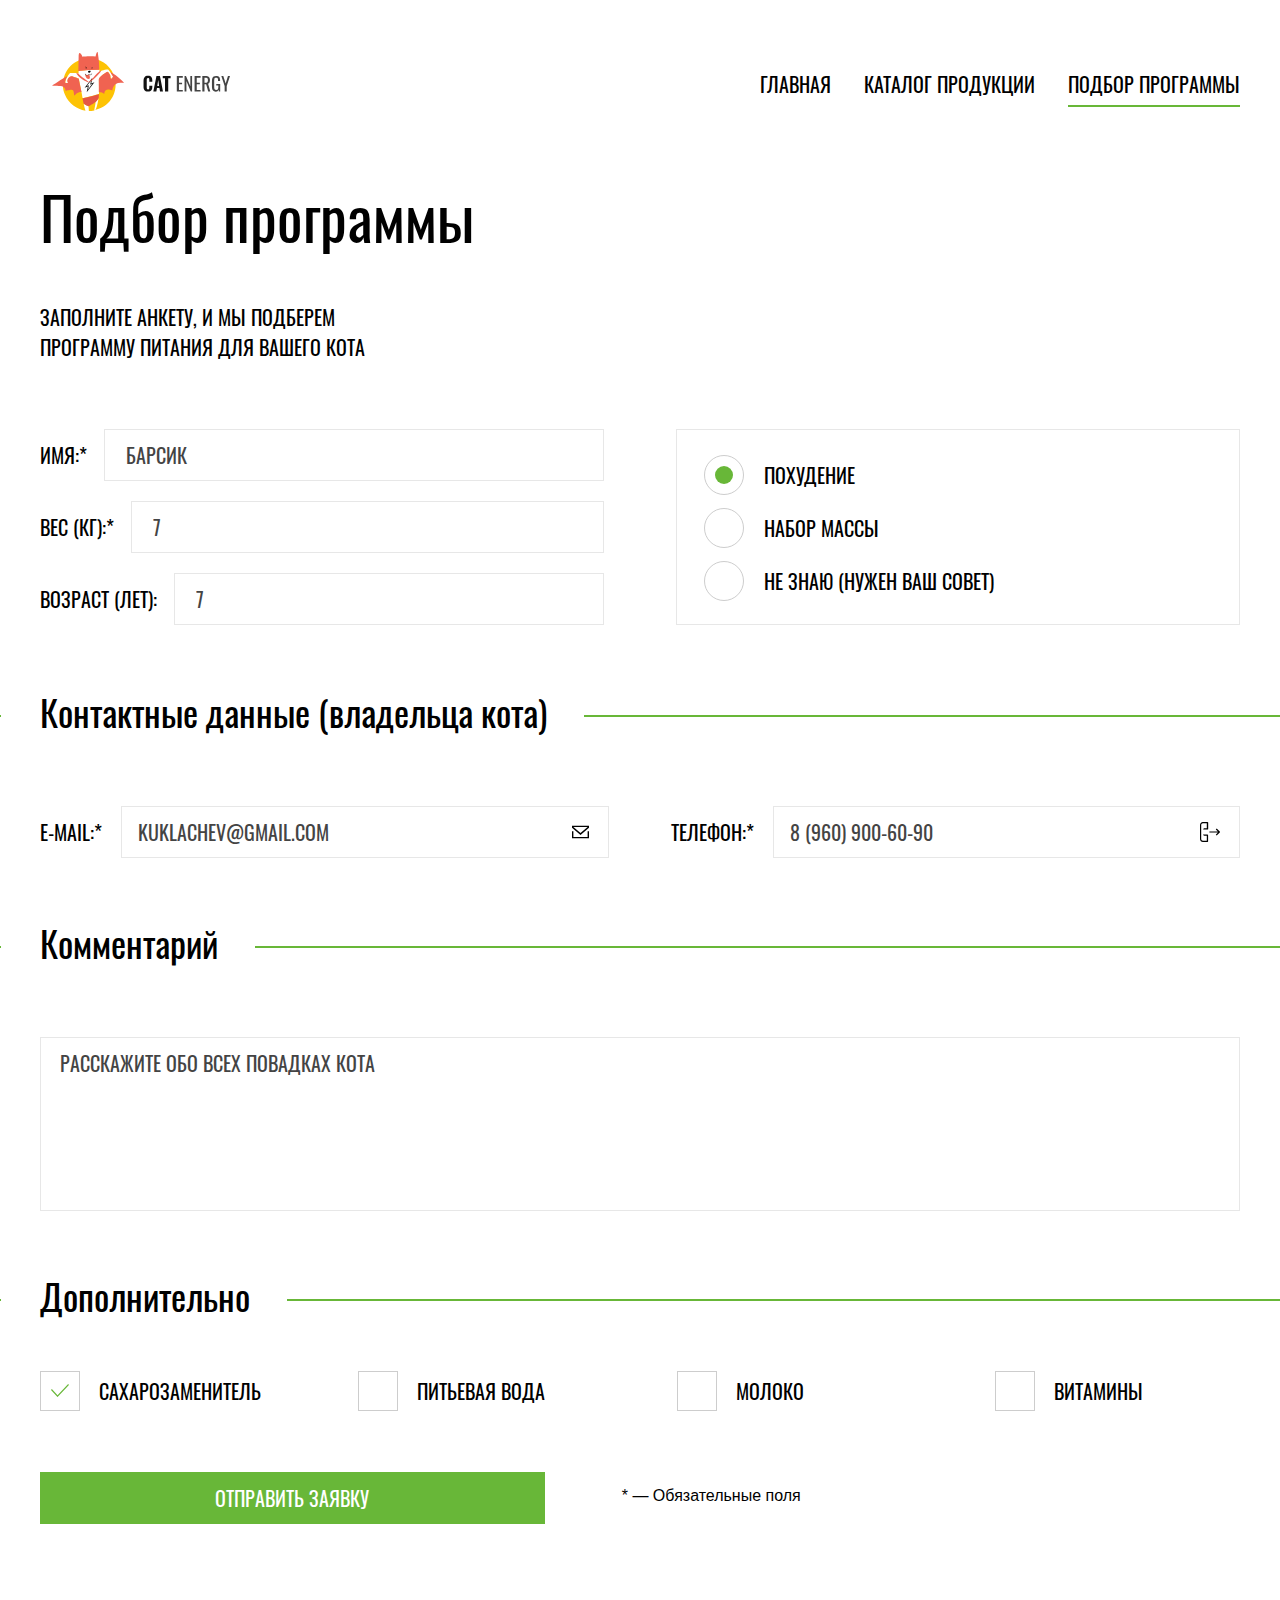
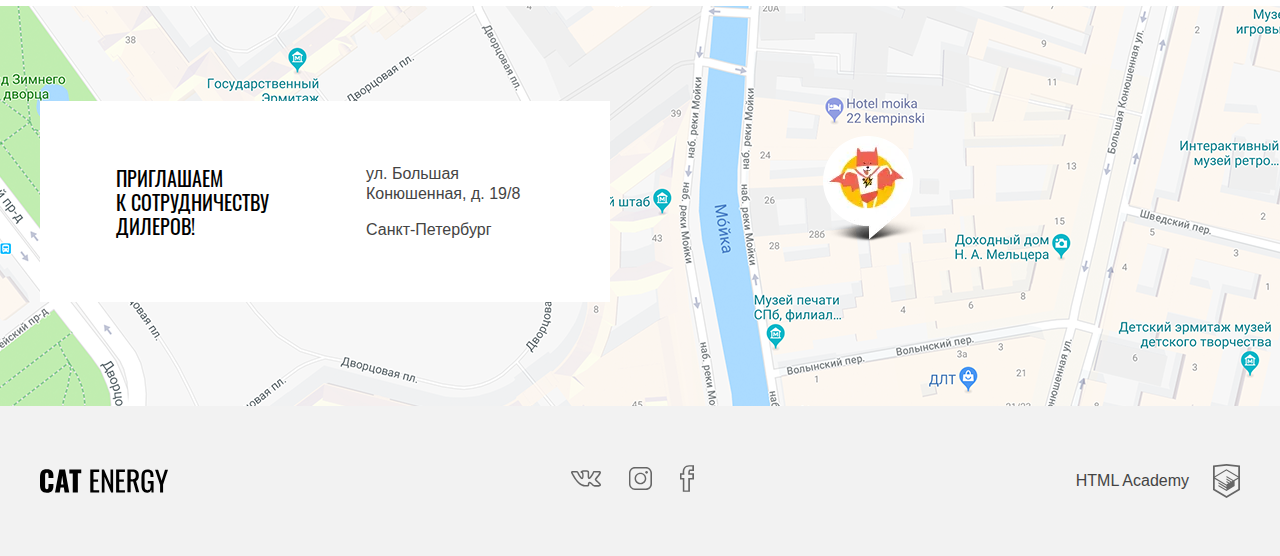
<file: form.html>
<!DOCTYPE html><html lang="ru"><head><meta charset="utf-8"><meta name="viewport" content="width=device-width,initial-scale=1"><title>HTML Academy: Кэт энерджи</title><link rel="stylesheet" href="css/style.min.css"></head><body class="page"><svg style="display: none"><symbol id="icon-vk" viewBox="0 0 22 12"><path d="M17.6 12c-.3 0-.9-.1-1.5-.5-.5-.3-.9-.7-1.3-1.2-.3-.3-.9-.9-1.1-.9-.2.1-.4.7-.3 1.2 0 .1 0 .6-.3.9-.3.3-.8.4-.9.4h-1.4c-.7 0-3.2-.2-5.4-2.3C2.5 7.1.2 2.2.1 2 0 1.6-.1 1.2.2.9s.8-.4 1-.4h3.1c.1 0 .4.1.7.3.3.2.4.5.5.6.7 1.5 1.5 2.8 2.6 4 .1-.4.2-1.4.1-2.3 0-.4-.1-.8-.2-1-.1-.1-.3-.2-.5-.2l-.6-.5c0-.5.5-.9.9-1.1.5-.2 1.3-.3 2.3-.3h.5c.9 0 1.2.1 1.6.1 1.2.3 1.2 1.3 1.1 2.5v1.6c0 .3 0 .8.1 1 .2-.1.6-.5 1.5-1.9.6-.9 1-1.9 1.1-2.1.1-.3.4-.7 1.2-.7h3.4c.7 0 1.2.2 1.3.7.2.5.1 1.3-1.7 3.5-.3.3-.5.6-.7.9-.5.4-.9 1-.9 1.1s.5.5.9.9c1.1.9 1.9 1.7 2.2 2.3.4.6.3 1 .2 1.3-.3.7-1.2.7-1.4.8h-2.8-.1zm-3.9-3.7c.7 0 1.2.6 1.8 1.2.4.4.7.8 1.1 1 .5.3 1 .3 1 .3h2.9c.1 0 .3-.1.4-.1 0 0 0-.1-.1-.1-.3-.5-1-1.3-2-2.1-.9-.7-1.3-1.1-1.4-1.7 0-.6.4-1.1 1.2-2.1.2-.2.4-.5.7-.8 1.1-1.4 1.4-2 1.5-2.3h-3.9c0 .4-.5 1.5-1.1 2.4-1.4 2.1-2 2.4-2.5 2.4-.1 0-.3 0-.4-.1-.7-.4-.7-1.4-.7-2.1V2.6c.1-1.3 0-1.3-.3-1.4-.3-.1-.5-.1-1.4-.1H10c-.5 0-1 0-1.4.1l.2.2c.4.5.4 1.5.4 1.7.1 1.3 0 2.9-.7 3.3-.1 0-.2.1-.4.1-.6 0-1.3-.7-2.5-2.5C5 2.9 4.5 1.8 4.5 1.8s0-.1-.1-.1-.2-.1-.2-.1h-3c.4.9 2.5 5 4.8 7.2 2 1.9 4.3 2 4.7 2h1.4s.2 0 .2-.1v-.1c0-.2 0-2 1.2-2.3h.2z"/></symbol><symbol id="icon-inst" viewBox="0 0 16.1 16"><path d="M11.8 1C13.6 1 15 2.4 15 4.2v7.7c0 1.7-1.4 3.1-3.1 3.1H4.2C2.4 15 1 13.6 1 11.8V4.2C1 2.4 2.4 1 4.2 1h7.6m0-1H4.2C1.9 0 0 1.9 0 4.2v7.7C0 14.1 1.9 16 4.2 16h7.7c2.3 0 4.2-1.9 4.2-4.2V4.2C16 1.9 14.1 0 11.8 0z"/><path d="M8 4.9c1.7 0 3.1 1.4 3.1 3.1S9.7 11.1 8 11.1 4.9 9.7 4.9 8 6.3 4.9 8 4.9m0-1C5.7 3.9 3.9 5.7 3.9 8s1.8 4.1 4.1 4.1 4.1-1.8 4.1-4.1S10.3 3.9 8 3.9z"/><circle cx="12.3" cy="3.7" r=".9"/></symbol><symbol id="icon-fb" viewBox="0 0 10 19"><path d="M7.1 19H2v-8.8H0V5.8h1.9c-.1-2 .2-3.4 1.1-4.4C3.8.5 5 .1 6.5 0H10v4.2H7.2c-.1.2-.2.8-.2 1.6h3v4.4H7.1V19zm-4-1h2.8V9.1h2.9V6.8H5.9v-.5c0-1.4 0-2.6.7-3.1l.1-.1h2.1V1H6.5c-1.2.1-2 .4-2.6 1-.8.8-1 2.3-.8 4.2l.1.6H1.1v2.3h2V18z"/></symbol><symbol id="icon-htmlacademy" viewBox="0 0 27 34"><path d="M13.6426 0.0157537L13.5 0L0 1.40733V26.0129L13.5 34L27 26.0129V1.40733L13.6426 0.0157537ZM25.2344 25.0151L13.5 31.9573L1.76561 25.0151V14.9293L13.4507 21.8451L13.4701 23.0984L5.45351 18.3548L5.44295 19.5801L13.4894 24.3885L13.5088 25.675L5.46408 20.9174L5.45351 22.1427L13.5 26.9511L21.6239 22.1182V20.8929V16.909L25.2432 14.7595L25.2344 25.0151ZM25.2344 13.4519L22.0147 15.3319L20.5325 16.2071L13.4666 12.0201L13.456 13.2454L19.4957 16.818L19.4429 16.8495L19.3126 16.9247L18.4536 17.4166L13.4666 14.4689L13.456 15.6942L17.3921 18.0222L16.4591 18.6314L16.438 18.6436L13.4666 16.902L13.456 18.1273L15.4029 19.2615L13.4155 20.4483L1.7973 13.5762L13.4349 6.61831L25.2344 13.4519ZM25.2344 12.2266L13.4401 5.31075L1.76561 12.2196V2.9897L13.5 1.76442L25.2344 2.9897V12.2266Z"/></symbol><symbol id="icon-textlogofooter" viewBox="0 0 127.8 23.4"><path d="M1.6 21.5C.6 20.2 0 18.3 0 15.9V7.6c0-2.5.5-4.4 1.5-5.7C2.6.6 4.3 0 6.8 0c2.4 0 4.1.6 5.1 1.7s1.5 2.8 1.5 4.9v2H8.5V6.3c0-.9-.1-1.6-.3-2s-.6-.8-1.4-.8c-.7 0-1.2.2-1.4.7s-.3 1.3-.3 2.2v10.7c0 .9.1 1.6.4 2.1.2.5.7.7 1.4.7s1.1-.2 1.3-.7c.2-.5.3-1.2.3-2.1v-2.4h4.9v2c0 2.1-.5 3.8-1.5 5-1 1.2-2.7 1.8-5.1 1.8-2.4-.1-4.2-.7-5.2-2zM19.3.3H25l4.2 22.8h-4.6l-.8-4.8h-3.3l-.8 4.8H15L19.3.3zm4.1 15l-1.2-8.9-1.2 8.9h2.4zM32.7 4.1h-3.4V.3h11.9V4h-3.4v19.1h-5.1v-19zM50.3.3h8.8v2.4h-5.7v7.5H58v2.3h-4.6v8.4h5.7v2.3h-8.9V.3zM61.7.3h2.2l6.5 15.1V.3H73v22.8h-2L64.4 7.5v15.6h-2.7V.3zM76 .3h8.8v2.4h-5.7v7.5h4.6v2.3h-4.6v8.4h5.7v2.3H76V.3zM87.4.3H92c2.3 0 4 .5 5.1 1.4 1.1.9 1.6 2.5 1.6 4.6 0 2.9-.9 4.7-2.8 5.3L99.1 23H96l-3-10.7h-2.5V23h-3.2V.3zm4.4 9.8c1.4 0 2.3-.3 2.9-.8.6-.5.9-1.5.9-3 0-.9-.1-1.7-.3-2.2-.2-.5-.6-.9-1.1-1.2-.5-.3-1.3-.4-2.2-.4h-1.4V10h1.2zM102.7 21.4c-.9-1.3-1.4-3.2-1.4-5.8V8c0-1.8.2-3.2.5-4.3.4-1.1 1-2 1.9-2.6s2.1-.9 3.7-.9c2.1 0 3.6.5 4.5 1.6s1.4 2.7 1.4 5v.8h-3v-.7c0-1.1-.1-1.9-.2-2.5-.1-.6-.4-1-.8-1.3-.4-.3-1-.5-1.9-.5-.9 0-1.5.2-2 .6s-.7.9-.8 1.6-.2 1.6-.2 2.7V16c0 1.7.2 3 .6 3.8.4.8 1.2 1.1 2.4 1.1s2-.4 2.4-1.2c.4-.8.7-2.1.7-4v-1.6h-2.9v-2.3h5.8v11.3h-2l-.3-2.6c-.7 1.9-2.1 2.9-4.1 2.9-1.9 0-3.4-.7-4.3-2zM119.8 15.1L114.9.4h3l3.5 11 3.4-11h3l-4.9 14.7v8h-3v-8z"/></symbol><symbol id="icon-plus" viewBox="0 0 60 60"><path fill="#231f20" d="M60 29.5H30.5V0h-1v29.5H0v1h29.5V60h1V30.5H60z"/></symbol><symbol id="icon-gift" viewBox="0 0 55.5 60"><path d="M52.3 12.2h-7a7.57 7.57 0 00.5-8.1c-1-1.8-2.6-3.1-4.6-3.7-2-.6-4.1-.4-5.9.6-3.6 2-6.2 6.1-7.6 9-1.4-2.9-4-7.1-7.6-9-3.8-2-8.5-.6-10.5 3.1-1.4 2.7-1.2 5.8.5 8.1h-7c-1.7 0-3.1 1.4-3.1 3.1v9.4c0 1.7 1.4 3.1 3.1 3.1H4v26.1c0 3.3 2.7 6 6 6h35.5c3.3 0 6-2.7 6-6V27.8h.8c1.7 0 3.1-1.4 3.1-3.1v-9.4c.1-1.7-1.3-3.1-3.1-3.1zM36.5 3a5.27 5.27 0 017.2 2.2 5.33 5.33 0 01-1.8 7H29.4C30.5 9.6 33 5 36.5 3zM11.7 5.2C13.2 2.6 16.4 1.6 19 3c3.5 1.9 6 6.6 7.1 9.1H13.5a5.24 5.24 0 01-1.8-6.9zm14.8 22.6v13.7H6.4V27.8h20.1zM6.4 53.9v-10h20.2v13.7H10c-2 0-3.6-1.7-3.6-3.7zm39.1 3.7H28.9V43.9h20.2v10c0 2-1.6 3.7-3.6 3.7zm3.6-16.1H28.9V27.8h20.2v13.7zm4-16.8c0 .4-.3.7-.7.7H3.2c-.4 0-.7-.3-.7-.7v-9.4c0-.4.3-.7.7-.7h49.2c.4 0 .7.3.7.7v9.4z" fill="#fff"/></symbol><symbol id="icon-tick" viewBox="0 0 21.1 15.5"><polygon points="20.1,0 7.7,13.3 1,6.1 0,7.2 7.6,15.4 7.7,15.5 21,1.2 21.1,1.1 "/></symbol><symbol id="icon-mail" viewBox="0 0 17 13"><path d="M15.6,11.6H1.4V5.8H0V13h17V5.8h-1.4V11.6z M0,0v2.3l8.5,7.1L17,2.3V0H0z M15.6,1.6L8.5,7.5L1.4,1.6V1.4h14.2L15.6,1.6z"/></symbol><symbol id="icon-phone" viewBox="0 0 20 20"><path d="M17.9,9.4H9.4v1.2h8.5l-2.1,2.1l0.9,0.9l3.1-3.1c0.2-0.2,0.2-0.6,0-0.9l-3.1-3.1l-0.9,0.9L17.9,9.4z"/><path d="M8.1,19.4v-6.2c0-0.3-0.3-0.6-0.6-0.6H4.4l0,0H3.1l0,0c0,0.7,0.6,1.2,1.2,1.2h2.5v5H3.1c-1,0.1-1.8-0.7-1.9-1.7
      c0-0.1,0-0.1,0-0.2V3.1c0-1,0.8-1.8,1.7-1.8c0.1,0,0.1,0,0.2,0h3.7v5H4.4c-0.7,0-1.2,0.6-1.2,1.2h4.4c0.3,0,0.6-0.3,0.6-0.6V0.6
      C8.1,0.3,7.8,0,7.5,0H3.1C1.5-0.1,0.1,1.2,0,2.9C0,3,0,3.1,0,3.1v13.7c-0.1,1.7,1.2,3.1,2.9,3.1c0.1,0,0.2,0,0.2,0h4.4
      C7.8,20,8.1,19.7,8.1,19.4z"/></symbol></svg><header class="header header--nobg"><div class="header__body container"><a href="index.html" class="header__logo"><picture><source srcset="img/logo-desktop.svg" media="(min-width:1440px)"><source srcset="img/logo-tablet.svg" media="(min-width:767px)"><img src="img/logo-mobile.svg" alt="логотип CatEnergy" width="190" height="38"></picture></a><nav class="header-menu"><button type="button" class="header-menu__toggle header-menu__toggle--no-js"><span class="visually-hidden">Открыть/закрыть меню</span></button><div class="header-menu__wrapper header-menu__wrapper--shown"><ul class="header-menu__list site-list"><li class="site-list__item"><a class="site-list__link site-list__link--black" href="index.html">главная</a></li><li class="site-list__item"><a class="site-list__link site-list__link--black" href="catalog.html">каталог продукции</a></li><li class="site-list__item site-list__item--active"><a class="site-list__link site-list__link--black">подбор программы</a></li></ul></div></nav></div></header><main class="main"><section class="nutrition-form container"><form class="nutrition-form__form" action="https://echo.htmlacademy.ru" method="POST"><h1 class="nutrition-form__title">Подбор программы</h1><p class="nutrition-form__text">Заполните анкету, и мы подберем<br>программу питания для вашего кота</p><div class="nutrition-form__content"><div class="nutrition-form__cat-value"><label class="nutrition-form__label nutrition-form__label--flex" for="name-field">Имя:* <input class="nutrition-form__input nutrition-form__input--flex" type="text" name="cat_name" id="name-field" required placeholder="Барсик"></label> <label class="nutrition-form__label nutrition-form__label--flex" for="weight-field">вес (кг):* <input class="nutrition-form__input nutrition-form__input--flex" type="text" maxlength="3" name="cat_weight" id="weight-field" required value="" placeholder="7"></label> <label class="nutrition-form__label nutrition-form__label--flex" for="age-field">возраст (лет): <input class="nutrition-form__input nutrition-form__input--flex" type="text" maxlength="3" name="cat_age" id="age-field" value="" placeholder="7"></label></div><fieldset class="nutrition-form__program-purpose"><input class="nutrition-form__input-radio" type="radio" name="purpose" value="loss-weight" id="loss-weight" checked="checked"> <label class="nutrition-form__label nutrition-form__label--radio" for="loss-weight">похудение</label> <input class="nutrition-form__input-radio" type="radio" name="purpose" value="plus-weight" id="plus-weight"> <label class="nutrition-form__label nutrition-form__label--radio" for="plus-weight">набор массы</label> <input class="nutrition-form__input-radio" type="radio" name="purpose" value="need-help-weight" id="need-help-weight"> <label class="nutrition-form__label nutrition-form__label--radio" for="need-help-weight">Не знаю (Нужен ваш совет)</label></fieldset></div><h2 class="nutrition-form__inner-title inner-title">Контактные данные&nbsp;<br>(владельца кота)</h2><div class="nutrition-form__client-contacts"><label class="nutrition-form__label nutrition-form__label--icon" for="email-field">e-mail:* <input class="nutrition-form__input" type="email" name="client_email" id="email-field" required placeholder="kuklachev@gmail.com"> <svg class="nutrition-form__label-svg" width="17" height="13" fill="black"><use xlink:href="#icon-mail"></use></svg></label> <label class="nutrition-form__label nutrition-form__label--icon" for="tel-field">Телефон:* <input class="nutrition-form__input" type="tel" name="client_tel" id="tel-field" required pattern="8[0-9]{3}[0-9]{3}[0-9]{2}[0-9]{2}" placeholder="8 (960) 900-60-90"> <svg class="nutrition-form__label-svg" width="20" height="20" fill="black"><use xlink:href="#icon-phone"></use></svg></label></div><div class="nutrition-form__content-bottom"><h2 class="nutrition-form__inner-title inner-title">Комментарий</h2><textarea class="nutrition-form__comment" name="comment" placeholder="Расскажите обо всех повадках кота"></textarea><h2 class="nutrition-form__inner-title inner-title nutrition-form__inner-title--last">Дополнительно</h2><div class="nutrition-form__checkboxs-body"><input class="nutrition-form__input-checkbox" type="checkbox" id="sweetener" name="sweetener" value="need_sweetener" checked="checked"> <label class="nutrition-form__label nutrition-form__label--checkbox" for="sweetener">сахарозаменитель</label> <input class="nutrition-form__input-checkbox" type="checkbox" id="water" name="water" value="need_water"> <label class="nutrition-form__label nutrition-form__label--checkbox" for="water">питьевая вода</label> <input class="nutrition-form__input-checkbox" type="checkbox" id="milk" name="milk" value="need_milk"> <label class="nutrition-form__label nutrition-form__label--checkbox" for="milk">молоко</label> <input class="nutrition-form__input-checkbox" type="checkbox" id="vitamins" name="vitamins" value="need_vitamins"> <label class="nutrition-form__label nutrition-form__label--checkbox" for="vitamins">витамины</label></div><button class="btn nutrition-form__btn" type="submit">отправить заявку</button> <span class="nutrition-form__req-text">* — Обязательные поля</span></div></form></section><section class="contacts"><div id="map" class="contacts__map" style="width: 100%; min-height: 400px"></div><div class="contacts__container container"><div class="contacts__body contacts__body--white"><h2 class="contacts__title">приглашаем<br>к сотрудничеству<br>дилеров!</h2><p class="contacts__text">ул. Большая<br><span>Конюшенная, д. 19/8</span><br>Санкт-Петербург</p></div><div class="contacts__img contacts__img--no-js"><picture><source type="image/webp" srcset="img/map-pin.webp"><img src="img/map-pin.png" width="57" height="53" alt="отметка на карте местоположения CatEnergy"></picture></div></div></section></main><footer class="footer"><div class="footer__container container"><a href="index.html" class="footer__logo logo-text"><svg width="128" height="24" role="img" aria-label="текстовый логотип CatEnergy"><use xlink:href="#icon-textlogofooter"></use></svg></a><ul class="footer__social"><li class="footer__social-item"><a href="" class="footer__social-link footer__social-link--vk"><span class="visually-hidden">Vkontakte</span> <svg width="22" height="12"><use xlink:href="#icon-vk"></use></svg></a></li><li class="footer__social-item"><a href="" class="footer__social-link footer__social-link--inst"><span class="visually-hidden">instagram</span> <svg width="16" height="16"><use xlink:href="#icon-inst"></use></svg></a></li><li class="footer__social-item"><a href="" class="footer__social-link footer__social-link--fb"><span class="visually-hidden">facebook</span> <svg width="10" height="19"><use xlink:href="#icon-fb"></use></svg></a></li></ul><div class="footer__copy"><a href="https://htmlacademy.ru/intensive/adaptive" class="footer__academy-logo"><p class="footer__text">HTML Academy</p><svg width="27" height="34"><use xlink:href="#icon-htmlacademy"></use></svg></a></div></div></footer><script src="https://api-maps.yandex.ru/2.1/?apikey=3a8632c8-6d77-4085-bbe1-360740e653fe&lang=ru_RU"></script><script src="js/script.min.js"></script></body></html>
</file>
<file: css/style.min.css>
@font-face{font-family:"Oswald";font-style:normal;font-weight:400;src:local("Oswald Regular"),url(../fonts/oswaldregular.woff2) format("woff2"),url(../fonts/oswaldregular.woff) format("woff");font-display:swap}@font-face{font-family:"Oswald";font-style:normal;font-weight:500;src:local("Oswald medium"),url(../fonts/oswaldmedium.woff2) format("woff2"),url(../fonts/oswaldmedium.woff) format("woff");font-display:swap}.main,.page{overflow-x:hidden}.page{box-sizing:border-box;margin:0;padding:0;font-family:"Oswald","Arial",sans-serif;font-weight:400}.visually-hidden{visibility:hidden;display:none}.btn,.container{box-sizing:border-box}.btn{margin:0;padding:0;border:0;outline:0;display:flex;align-items:center;justify-content:center;text-decoration:none;background:#68b738;color:#fff;text-transform:uppercase;font-size:16px}@media (min-width:375.98px){.btn:hover{background:#5eaa2f}}.btn:active{color:rgba(255,255,255,.3)}.container{width:100%;max-width:1300px;padding-left:40px;padding-right:40px;margin:0 auto}@media (max-width:768.98px){.container{padding-left:30px;padding-right:30px;max-width:100%}}@media (max-width:375.98px){.container{min-width:320px;padding-left:20px;padding-right:20px}}.container-fluid{min-width:320px;width:100%;max-width:1440px;margin:0 auto}.header{font-family:"Oswald","Arial",sans-serif;background:0 0;height:auto;position:relative;z-index:1}.header::after{z-index:-1;content:"";position:absolute;top:-56px;right:0;width:50vw;height:696px;background:#64a83b url(../img/index-background-desktop@1x.jpg) no-repeat;background-size:cover}@media (-webkit-min-device-pixel-ratio:2),(min-resolution:2dppx){.header::after{background-image:url(../img/index-background-desktop@2x.jpg)}}@media (max-width:768.98px){.header::after{min-height:60px;display:none}}@media (max-width:375.98px){.header::after{top:0;left:0;right:0;width:100%;height:305px;background:#64a83b url(../img/index-background-mobile@1x.jpg) no-repeat}}@media (max-width:375.98px) and (-webkit-min-device-pixel-ratio:2),(max-width:375.98px) and (min-resolution:2dppx){.header::after{background-image:url(../img/index-background-mobile@2x.jpg)}}.header--nobg::after{content:none;display:none}.header__body{box-sizing:border-box;margin:54px auto 0;height:100%;display:flex;align-items:center;justify-content:space-between;flex-wrap:wrap}@media (max-width:768.98px){.header__body{min-height:66px;margin:21px auto 53px}}@media (max-width:375.98px){.header__body{border-bottom:1px solid #d9d9d9;margin:0 auto -1px;padding:0}}.header__logo{cursor:pointer;display:flex;align-items:center}.header__logo,.header__logo img{width:202px;height:59px}@media (max-width:768.98px){.header__logo img{width:174px;height:51.68px}}@media (max-width:375.98px){.header__logo img{height:37.61px}}@media (max-width:768.98px){.header__logo{width:172.3px;height:57.1px}}@media (max-width:375.98px){.header__logo{margin-bottom:0;margin-left:20px;height:66px}}@media (min-width:375.98px){.header__logo:hover{opacity:.8}}.header__logo:active{opacity:.6}.header-menu{display:flex;align-items:center;flex:0 1 480px}@media (max-width:768.98px){.header-menu{flex:0 1 440px}}@media (max-width:375.98px){.header-menu{flex:1 1 100%}}.header-menu__toggle{display:none;font-size:0;border:0}@media (max-width:375.98px){.header-menu__toggle{display:inline-block;position:absolute;top:25px;right:20px;cursor:pointer;padding:0;outline:0;border:0;width:24px;height:18px;background:url(../img/icon-mobile-menu.svg) center no-repeat}.header-menu__toggle--no-js{display:none}.header-menu__toggle--cross{background:url(../img/icon-close.svg) center no-repeat}}.header-menu__wrapper{width:100%}@media (max-width:375.98px){.header-menu__wrapper{display:none}.header-menu__wrapper--no-js,.header-menu__wrapper--shown{display:block}}.site-list{margin:0;padding:0;font-family:"Oswald","Arial",sans-serif;display:flex;justify-content:space-between}@media (max-width:420px){.site-list{flex-direction:column;gap:20px}}@media (max-width:375.98px){.site-list{gap:0}}.site-list__item{list-style:none}.site-list__link{position:relative;font-weight:400;font-size:20px;line-height:30px;display:flex;justify-content:center;align-items:center;text-decoration:none;text-transform:uppercase;color:#fff}@media (max-width:768.98px){.site-list__link{font-size:18px;line-height:24px}}@media (min-width:375px){.site-list__link:hover{color:rgba(255,255,255,.6)}.site-list__link:active{color:rgba(255,255,255,.3)}}.site-list__link--black{color:#000}@media (min-width:375px){.site-list__link--black:hover{color:#666}.site-list__link--black:active{color:#b3b3b3}}@media (max-width:768.98px){.site-list__link{color:#000}.site-list__link:hover{color:#666}.site-list__link:active{color:#b3b3b3}}@media (max-width:375.98px){.site-list__link{font-weight:500;font-size:20px;line-height:20px;box-sizing:border-box;height:66px;padding:22px 0 24px;border-top:1px solid #e6e6e6}}@media (min-width:375.98px){.site-list__link--active:hover::after{background-color:#b3b3b3}.site-list__link--active::after{content:"";height:2px;width:100%;position:absolute;bottom:-10px;left:0;right:0;background:#68b738}}@media (min-width:375.98px) and (min-width:768.98px){.site-list__link--active::after{background:#fff}}@media (min-width:375.98px) and (min-width:1440px){.site-list__link--active::after{bottom:-8px}}.site-list__item--active .site-list__link--black::after{content:"";height:2px;width:100%;position:absolute;bottom:-8px;left:0;right:0;background:#68b738}@media (max-width:375.98px){.site-list__item--active .site-list__link--black::after{display:none}}.contacts{box-sizing:border-box;font-family:"Oswald","Arial",sans-serif;position:relative;background:#f2f2f2;width:100%;background-image:url(../img/bg-map-desktop@1x.png);background-repeat:no-repeat;background-size:cover}@media (-webkit-min-device-pixel-ratio:2),(min-resolution:2dppx){.contacts{background-image:url(../img/bg-map-desktop@2x.png)}}@media (max-width:768.98px){.contacts{background-image:url(../img/bg-map-tablet@1x.png)}}@media (max-width:768.98px) and (-webkit-min-device-pixel-ratio:2),(max-width:768.98px) and (min-resolution:2dppx){.contacts{background-image:url(../img/bg-map-tablet@2x.png)}}@media (max-width:375.98px){.contacts{background-image:url(../img/bg-map-mobile@1x.png);background-size:cover}}@media (max-width:375.98px) and (-webkit-min-device-pixel-ratio:2),(max-width:375.98px) and (min-resolution:2dppx){.contacts{background-image:url(../img/bg-map-mobile@2x.png)}}.contacts__map-wrapper{top:0;left:0;width:100%;height:100%;position:absolute;overflow:hidden;border:0;outline:0}.contacts__img img,.contacts__map,.hero__img img{top:0;left:0;width:100%;height:362px;position:absolute}@media (min-width:375.98px){.contacts__map{height:400px}}.contacts__container{position:relative;min-height:400px}@media (max-width:768.98px){.contacts__container{margin-top:200px;height:100%;display:flex;align-items:center;justify-content:center}}@media (max-width:375.98px){.contacts__container{min-height:362px;margin-top:114px}}.contacts__body{box-sizing:border-box;position:absolute;top:95px;padding:0 76px;display:flex;align-items:center;background:#fff;width:570px;min-height:114px}.contacts__body--white{background:#fff}@media (max-width:768.98px){.contacts__body{padding:1px 72px 0 71px;top:-200px;left:0;width:100%;background:#f2f2f2}.contacts__body--white{background:#fff}}@media (max-width:375.98px){.contacts__body{padding:20px 19px 22px;top:-114px}.contacts__body--white{background:#fff}}@media (min-width:375.98px){.contacts__body{min-height:201px}}.contacts__title{font-weight:400;text-transform:uppercase;font-size:20px;line-height:24px;flex:0 1 50%;margin-right:82px}@media (max-width:768.98px){.contacts__title{margin:0}}@media (max-width:375.98px){.contacts__title{font-size:16px;line-height:20px}}.contacts__text{margin:0;font-family:"Arial",sans-serif;font-size:16px;line-height:28px;color:#444;flex:0 1 50%}.contacts__text span{position:relative;top:-8px}@media (max-width:375.98px){.contacts__text span{top:-2px}}@media (max-width:768.98px){.contacts__text{margin-top:5px;line-height:29px;text-align:right;align-self:center}}@media (max-width:375.98px){.contacts__text{font-size:14px;line-height:20px;-moz-text-align-last:left;text-align-last:left;padding-top:2px}}.contacts__img{width:113px;height:106px;position:absolute;top:130px;right:355px;display:none}.contacts__img--no-js{display:inline-block}.contacts__img img,.hero__img img{height:100%}.contacts__img img{-o-object-fit:cover;object-fit:cover;z-index:0}@media (max-width:768.98px){.contacts__img{position:relative;top:auto;right:auto}}@media (max-width:375.98px){.contacts__img{top:-16px;width:56px;height:52px}}.footer{font-family:"Oswald","Arial",sans-serif;background:#f2f2f2}.footer__container{box-sizing:border-box;display:grid;height:150px;align-items:center;grid-template-columns:repeat(3,1fr)}@media (max-width:768.98px){.footer__container{height:144px}}@media (max-width:600px){.footer__container{height:auto;grid-template-columns:1fr;grid-template-rows:minmax(95px,auto) 63px 78px}}.footer__logo{box-sizing:border-box;display:inline-block;width:128px;height:24px}@media (max-width:600px){.footer__logo{margin:37px auto 32px}}@media (min-width:375.98px){.footer__logo:hover{fill:rgba(0,0,0,.8)}.footer__logo:active{fill:rgba(0,0,0,.6)}}.footer__social{box-sizing:border-box;height:100%;font-family:"Oswald","Arial",sans-serif;padding:0;margin:0 auto;display:flex;align-items:center;flex-wrap:wrap;min-width:167px}@media (max-width:600px){.footer__social{width:100%;border-bottom:1px solid #d9d9d9;border-top:1px solid #d9d9d9;padding-left:60px}}.footer__social-item{list-style:none;margin:6px 1.5px}@media (min-width:768.98px){.footer__social-item{margin:-2px 14px 4px}}.footer__social-link{fill:#666;display:flex;width:50px;height:50px;align-items:center;justify-content:center}@media (min-width:375.98px){.footer__social-link:hover{fill:#68b738}.footer__social-link:active{fill:rgba(104,183,56,.6)}}@media (min-width:768.98px){.footer__social-link{width:auto;height:28px}}@media (min-width:375.98px){.footer__social-link--vk svg{width:30px;height:19px}.footer__social-link--inst svg{width:23px;height:23px}.footer__social-link--fb svg{width:14px;height:27px}}.footer__copy{display:flex;align-items:center;justify-content:flex-end;flex-wrap:nowrap}@media (max-width:600px){.footer__copy{justify-content:center}}.footer__text{font-family:"Arial",sans-serif;margin:0 24px 0 0;font-size:16px;line-height:18px}.footer__academy-logo{color:#444;display:flex;align-items:center;justify-content:flex-end;flex-wrap:nowrap;fill:#666;text-decoration:none}@media (min-width:375.98px){.footer__academy-logo:hover{fill:#68b738}}.footer__academy-logo:active{color:#b3b3b3;fill:rgba(104,183,56,.6)}@media (max-width:600px){.footer__academy-logo{width:100%;justify-content:space-between}}.inner-title{display:inline-block;font-family:"Oswald","Arial",sans-serif;font-weight:400;color:#000;font-size:36px;line-height:36px;position:relative;background-color:#fff;padding-right:37px}@media (max-width:375.98px){.inner-title{font-size:24px;line-height:26px;padding:0 20px 0 0;margin-left:0;margin-right:0}}.inner-title::before{position:absolute;z-index:-1;top:0;right:100%;margin-top:calc(1em/2 + 3px);margin-right:39px;width:100vw;content:"";display:block;height:2px;background-color:#68b738}@media (max-width:375.98px){.inner-title::before{display:none}}.inner-title::before br{display:none}@media (max-width:375.98px){.inner-title::before br{display:inline-block}}.inner-title::after,.program-item__title::after{content:"";position:absolute;background-color:#68b738}.inner-title::after{top:0;width:100vw;height:2px;margin-top:calc(1em/2 + 3px);z-index:-1}.hero{position:relative;z-index:2;font-family:"Oswald","Arial",sans-serif;margin-bottom:267px}@media (max-width:768.98px){.hero{margin-bottom:0;height:auto}}@media (max-width:375.98px){.hero{background-image:url(../img/index-background-mobile@1x.jpg);background-position:top center;background-repeat:no-repeat;background-size:contain}}@media (max-width:1440px){.hero__content{padding:0 5.55556vw}}@media (max-width:768.98px){.hero__content{padding:0;background-image:none;display:flex;flex-direction:column;align-items:flex-start}}@media (max-width:375.98px){.hero__content{display:flex;flex-direction:column;align-items:center;height:auto;padding:27px 0 22px;text-align:center}}.hero__title{display:inline-block;font-weight:400;font-size:60px;line-height:60px;margin-top:110px;margin-bottom:40px;max-width:414px}@media (max-width:1440px){.hero__title{max-width:414px}}@media (max-width:768.98px){.hero__title{margin:0 0 41px 11.32813vw}}@media (max-width:530px){.hero__title{font-size:36px;line-height:36px;margin:0 0 25px;text-align:center}}@media (max-width:375.98px){.hero__title{color:#fff}}.hero__text{text-transform:uppercase;font-size:20px;line-height:20px;margin:0 0 52px}@media (max-width:768.98px){.hero__text{margin:0 0 49px 88px}}@media (max-width:375.98px){.hero__text{color:#fff;margin:0 0 29px;font-weight:400;font-size:14px;line-height:14px}}.hero__img{position:absolute;z-index:-1;top:28px;right:260px;width:552px;height:499px;grid-column:-1/-2;grid-row:1/-1}.hero__img img{-o-object-fit:contain;object-fit:contain}@media (max-width:768.98px){.hero__img{margin-top:-111px;position:relative;z-index:0;right:0;left:-1px;height:609px;width:100%}}@media (max-width:375.98px){.hero__img{width:280px;height:270px;margin-top:0;margin-bottom:3px;top:-2px;left:0}.hero__img img{-o-object-fit:cover;object-fit:cover}}.hero__btn{font-size:20px;width:244px;height:54px;position:relative;z-index:1}@media (max-width:768.98px){.hero__btn{margin:0 0 0 82px}}@media (max-width:375.98px){.hero__btn{width:100%;font-size:14px;order:1;height:40px;margin:0 auto}}.nutrition-program{margin-bottom:71px}@media (max-width:768.98px){.nutrition-program{margin-bottom:43px}}@media (max-width:375.98px){.nutrition-program{margin-bottom:27px}}.nutrition-program__body{font-family:"Oswald","Arial",sans-serif;padding:0;margin:0;display:grid;grid-template-columns:1fr 1fr;gap:5.55556vw;box-sizing:border-box}@media (max-width:1300px){.nutrition-program__body{grid-template-columns:repeat(auto-fit,minmax(455px,1fr))}}@media (max-width:768.98px){.nutrition-program__body{margin-top:30px;height:auto;display:flex;flex-direction:column;gap:30px}}@media (max-width:375.98px){.nutrition-program__body{margin:0;grid-template-columns:1fr;gap:20px}}.program-item{box-sizing:border-box;font-family:"Oswald","Arial",sans-serif;list-style:none;background:#f2f2f2;display:flex;flex-direction:column;padding:77px 35px 55px 52px}@media (max-width:768.98px){.program-item{min-height:372px;padding-top:47px;padding-right:36.32813vw}}@media (max-width:710px){.program-item{padding:22px 20px 11px;min-height:266px}}.program-item__title{position:relative;font-weight:400;font-size:36px;line-height:36px;text-transform:uppercase;padding-left:162px;margin:0 0 74px}.program-item__title::after{top:-30px;left:0;display:inline-block;width:100px;height:100px;border-radius:50%;z-index:1}@media (max-width:768.98px){.program-item__title::after{left:393px;top:15px;width:200px;height:200px}}@media (max-width:710px){.program-item__title::after{top:-7px;left:2px;right:0;width:50px;height:50px}}@media (max-width:768.98px){.program-item__title{padding:0;margin:28px 1px 25px}}@media (max-width:710px){.program-item__title{margin:7px 0 29px;padding-left:71px;font-size:24px;line-height:37px}}.program-item__title--lose-weight::before{content:"";position:absolute;top:-36px;left:15px;width:70px;height:97px;z-index:2;background:url(../img/icon-cat-slim.svg) center no-repeat}@media (max-width:768.98px){.program-item__title--lose-weight::before{top:4px;left:422px;width:140px;height:192px}}@media (max-width:710px){.program-item__title--lose-weight::before{top:-10px;left:2px;width:50px;height:50px}}.program-item__title--mas-weight::before{content:"";position:absolute;top:-10px;left:-19px;width:134px;height:56px;z-index:2;background:url(../img/icon-cat-pro.svg) center no-repeat}@media (max-width:768.98px){.program-item__title--mas-weight::before{top:58px;left:359px;width:268px;height:112px}}@media (max-width:710px){.program-item__title--mas-weight::before{top:-7px;left:-7px;width:67px;height:50px}}.program-item__text{font-family:"Arial",sans-serif;font-size:16px;line-height:24px;margin:0 0 23px;color:#000;flex:1 1 auto}@media (max-width:768.98px){.program-item__text{margin-bottom:47px}.program-item__text--w344{width:344px}}@media (max-width:710px){.program-item__text{color:#444;font-size:14px;line-height:18px;margin-bottom:0}.program-item__text--w344{width:100%}}.program-item__link{cursor:pointer;font-size:20px;line-height:30px;width:165px;height:38px;text-decoration:none;text-transform:uppercase;color:#000;display:flex;align-items:center;position:relative}@media (max-width:710px){.program-item__link{width:100%;padding-top:8px;font-size:16px;line-height:16px;border-top:1px solid #d9d9d9}}.program-item__link::after{position:absolute;content:"";right:0;width:32px;height:10px;display:inline-block;background:url(../img/icon-right-arrow-long.svg) left center no-repeat}@media (max-width:375.98px){.program-item__link::after{left:101px}}.program-item__link:hover::after{width:32px;background:url(../img/icon-right-arrow-verylong.svg) left center no-repeat}.program-item__link:active{color:#b3b3b3}.program-item__link:active::after{opacity:.2}.features{font-family:"Oswald","Arial",sans-serif;padding:0 0 11px}@media (max-width:768.98px){.features{padding:0 0 61px}}@media (max-width:375.98px){.features{padding:0 0 42px}}.features__title{font-size:60px;line-height:60px;font-weight:400;margin:0 0 72px}@media (max-width:375.98px){.features__title{font-size:36px;line-height:40px;margin-bottom:38px}}.features__items{counter-reset:section;box-sizing:border-box;margin:0;padding:0;display:grid;grid-template-columns:repeat(4,1fr);gap:80px}@media (max-width:1440px){.features__items{gap:5.55556vw}}@media (max-width:830px){.features__items{grid-template-columns:1fr 1fr;row-gap:11.84896vw}}@media (max-width:510px){.features__items{grid-template-columns:1fr;grid-template-rows:repeat(4,minmax(60px,auto));gap:20px}}.features-item{box-sizing:border-box;width:100%;font-family:"Oswald","Arial",sans-serif;list-style:none;position:relative;padding-top:111px}@media (max-width:830px){.features-item{width:249px}}@media (max-width:510px){.features-item{width:auto;padding-left:80px;padding-top:2px}}.features-item::after{background-color:#68b738;width:80px;height:80px;content:"";display:inline-block;position:absolute;top:0;left:0;z-index:2}@media (max-width:510px){.features-item::after{width:60px;height:60px}}.features-item::before{counter-increment:section;content:counter(section);position:absolute;right:0;top:-40px;z-index:0;font-weight:400;font-size:280px;line-height:280px;color:#f2f2f2}@media (max-width:510px){.features-item::before{content:""}}.features-item__text{font-family:"Arial",sans-serif;font-size:16px;line-height:24px;position:relative;z-index:1;color:#444;margin:0 0 43px}@media (max-width:480px){.features-item__text{margin-bottom:0;font-size:14px;line-height:18px}}@media (max-width:510px){.features-item__text br{display:none}}@media (min-width:1440px){.features-item--useful::before{right:15px}}@media (max-width:768.98px){.features-item--useful::before{right:20px}}@media (max-width:768.98px) and (min-width:1440px){.features-item--useful{width:230px}}.features-item--useful::after{background-image:url(../img/advantage-leaf@1x.png);background-size:50px;background-position:center;background-repeat:no-repeat}@media (-webkit-min-device-pixel-ratio:2),(min-resolution:2dppx){.features-item--useful::after{background-image:url(../img/advantage-leaf@2x.png)}}@media (max-width:768.98px) and (min-width:1440px){.features-item--easy{width:246px;margin-left:8px}}.features-item--easy::after{background-image:url(../img/advantage-powder@1x.png);background-position:center;background-size:50px;background-repeat:no-repeat}@media (-webkit-min-device-pixel-ratio:2),(min-resolution:2dppx){.features-item--easy::after{background-image:url(../img/advantage-powder@2x.png)}}@media (max-width:768.98px){.features-item--easy{margin-left:9px}}@media (max-width:510px){.features-item--easy{margin-left:0}}.features-item--cheap::after{background-image:url(../img/advantage-dining@1x.png);background-position:center;background-size:50px;background-repeat:no-repeat}@media (-webkit-min-device-pixel-ratio:2),(min-resolution:2dppx){.features-item--cheap::after{background-image:url(../img/advantage-dining@2x.png)}}@media (min-width:1440px){.features-item--cheap::before{right:-2px}}@media (max-width:768.98px) and (min-width:1440px){.features-item--result{margin-left:8px}}.features-item--result::after{background-image:url(../img/advantage-clock@1x.png);background-position:center;background-size:50px;background-repeat:no-repeat}@media (-webkit-min-device-pixel-ratio:2),(min-resolution:2dppx){.features-item--result::after{background-image:url(../img/advantage-clock@2x.png)}}@media (min-width:1440px){.features-item--result::before{right:-4px}}@media (max-width:768.98px){.features-item--result{margin-left:9px}}@media (max-width:510px){.features-item--result{margin-left:0}}.gift-block{box-sizing:border-box;flex:0 1 245px;font-family:"Oswald","Arial",sans-serif;display:flex;flex-direction:column;justify-content:center;align-items:center;background:url(../img/gift-photo-desktop@1x.jpg) no-repeat;background-size:cover}@media (-webkit-min-device-pixel-ratio:2),(min-resolution:2dppx){.gift-block{background-image:url(../img/gift-photo-desktop@2x.jpg)}}@media (max-width:768.98px){.gift-block{background:url(../img/gift-photo-tablet@1x.jpg) no-repeat;background-size:cover;flex:0 1 200px;flex-direction:row;align-items:center;height:200px;justify-content:space-between;padding:0 5.55556vw;margin:0}}@media (max-width:768.98px) and (-webkit-min-device-pixel-ratio:2),(max-width:768.98px) and (min-resolution:2dppx){.gift-block{background-image:url(../img/gift-photo-tablet@2x.jpg)}}@media (max-width:375.98px){.gift-block{background:url(../img/gift-photo-mobile@1x.jpg) no-repeat;background-size:cover;flex:0 1 289px;height:289px;flex-direction:column;align-items:center;justify-content:flex-start;margin:0}}@media (max-width:375.98px) and (-webkit-min-device-pixel-ratio:2),(max-width:375.98px) and (min-resolution:2dppx){.gift-block{background-image:url(../img/gift-photo-mobile@2x.jpg)}}.gift-block__img{width:57px;height:80px;margin-top:12px;margin-bottom:55px}@media (max-width:768.98px){.gift-block__img{height:62px;width:72px;margin:0 0 9px 39px}}@media (max-width:375.98px){.gift-block__img{margin:64px 0 62px}}.gift-block__text{margin:0;font-family:"Arial",sans-serif;font-style:normal;font-weight:400;font-size:16px;line-height:20px;color:#fff;text-align:center;width:161px}@media (max-width:768.98px){.gift-block__text{text-align:left;margin:4px 81px 0 0}}@media (max-width:375.98px){.gift-block__text{margin:0;text-align:center}}.weight-loss{background:linear-gradient(180deg,rgba(196,196,196,0) 30.59%,#f2f2f2 30.59%)}@media (max-width:768.98px){.weight-loss{background:linear-gradient(180deg,rgba(196,196,196,0) 60.59%,#f2f2f2 60.59%)}}@media (max-width:375.98px){.weight-loss{background:0 0}}.weight-loss__container{box-sizing:border-box;font-family:"Oswald","Arial",sans-serif;display:flex;flex-wrap:wrap;padding-bottom:68px}@media (max-width:768.98px){.weight-loss__container{border-top:1px solid #e6e6e6;padding-top:42px;padding-bottom:68px}}@media (max-width:375.98px){.weight-loss__container{padding:26px 20px 31px;background:#eaeaea}}.weight-loss__body{flex:0 1 50%}@media (min-width:375.98px) and (max-width:768.98px){.weight-loss__body{display:flex;flex-wrap:wrap;margin-bottom:69px}}@media (max-width:768.98px){.weight-loss__body{flex:1 1 100%}}.weight-loss__title{margin:72px 0 148px;font-weight:400;color:#000;font-size:60px;line-height:60px}@media (max-width:768.98px){.weight-loss__title{margin-top:0;margin-bottom:63px}}@media (max-width:375.98px){.weight-loss__title{font-size:36px;line-height:40px;margin-bottom:33px}}.weight-loss__text{margin:0 0 68px;font-family:"Arial",sans-serif;font-style:normal;font-weight:400;font-size:16px;line-height:24px;color:#444;display:inline-block;width:436px}@media (max-width:768.98px){.weight-loss__text{width:97%;margin-bottom:54px}}@media (max-width:375.98px){.weight-loss__text{width:99%;font-size:14px;line-height:18px;margin-bottom:26px}}.weight-loss__summury-cost{margin:0;font-size:20px;line-height:20px;text-transform:uppercase}.weight-loss__summury-cost br{display:none}@media (min-width:610px) and (max-width:768.98px){.weight-loss__summury-cost{flex:1 1 auto;text-align:right;margin-top:9px;height:79px;line-height:25px}.weight-loss__summury-cost br{display:inline-block}}@media (max-width:610px){.weight-loss__summury-cost{font-size:14px;text-align:center;margin-bottom:37px}}@media (max-width:768.98px){.weight-loss__summury-cost-nums{display:inline-block;margin-top:4px}}@media (min-width:768.98px){.weight-loss__summury-cost-nums{margin-left:63px}}.weight-loss__photos{flex:0 1 50%;width:100%}@media (max-width:768.98px){.weight-loss__photos{flex:1 1 100%}}.weight-loss__photos img{width:100%}.weight-loss-photos__photo--before{height:536px;width:100%;margin-bottom:34px;position:relative}.weight-loss-photos__photo--before img{-o-object-fit:cover;object-fit:cover;width:100%;height:516px;position:absolute;left:0;right:0;top:20px}@media (max-width:768.98px){.weight-loss-photos__photo--before{min-height:232px;height:67.31771vw;margin:0 0 14px;width:100%}.weight-loss-photos__photo--before img{height:100%;top:0;left:0}}@media (max-width:375.98px){.weight-loss-photos__photo--before{margin:0 0 31px}}.weight-loss-photos__photo--after{display:none}.weight-loss-photos__bottom{font-family:"Oswald","Arial",sans-serif;display:flex;justify-content:space-between;align-items:center;gap:2px;width:571px;margin-left:auto}@media (max-width:768.98px){.weight-loss-photos__bottom{margin:0 auto;width:100%;max-width:571px}}@media (max-width:375.98px){.weight-loss-photos__bottom{width:100%;justify-content:center}}.weight-loss-photos__btn{cursor:pointer;text-transform:uppercase;padding:0;display:inline-block;font-family:"Oswald","Arial",sans-serif;font-size:20px;line-height:30px;width:auto;height:32px;color:#000;border:0;background:0 0;border-bottom:1px dotted #b8b8b8}@media (max-width:375.98px){.weight-loss-photos__btn{font-size:16px;line-height:20px}}.weight-loss-photos__btn:hover{border-style:solid}.weight-loss-photos__btn:active{border:0}.weight-loss-photos__line{margin:0 11px 0 15px;box-sizing:border-box;width:84px;height:6px;border-radius:6px;background:#fff;position:relative;border:1px solid #cdcdcd}@media (min-width:375.98px){.weight-loss-photos__line{margin:0 11px 0 14px;background:#dcdcdc;width:100%;max-width:428px}}@media (max-width:375.98px){.weight-loss-photos__line{height:14px;border:1px solid #cdcdcd;margin:0 12px 0 15px}}.weight-loss-photos__toggle-btn{font-size:0;cursor:pointer;position:absolute;width:35px;height:6px;top:50%;left:6px;transform:translateY(-50%);border:0;border-radius:6px;background-color:#68b738}@media (min-width:375.98px){.weight-loss-photos__toggle-btn{width:34px;height:34px;border-radius:50%;left:50%;transform:translate(-50%,-50%);background-color:#fff;border:1px solid #cdcdcd;box-shadow:0 1px 3px rgba(0,0,0,.16)}.weight-loss-photos__toggle-btn:hover{box-shadow:0 2px 4px rgba(0,0,0,.19)}.weight-loss-photos__toggle-btn:active{border:1px solid #68b738;box-shadow:0 3px 5px rgba(0,0,0,.2)}.weight-loss-photos__toggle-btn::before{content:"";position:absolute;top:50%;left:50%;transform:translate(-50%,-50%);width:8px;height:8px;border-radius:50%;background-color:#68b738;z-index:2}}.weight-loss-description{font-family:"Oswald","Arial",sans-serif;display:flex;margin-bottom:59px;gap:42px}@media (min-width:610px) and (max-width:768.98px){.weight-loss-description{flex:0 1 50%;margin-bottom:0}}@media (max-width:610px){.weight-loss-description{width:100%;justify-content:space-between;margin-bottom:29px;gap:31px}}.weight-loss-description__content{box-sizing:border-box;text-align:center;border:1px solid #cdcdcd;border-radius:3px;position:relative;z-index:1;flex:0 0 162px;height:72px;padding-top:13px}@media (max-width:768.98px){.weight-loss-description__content{padding-top:14px}}@media (max-width:375.98px){.weight-loss-description__content{height:56px;padding:0;flex:0 1 124px}}.weight-loss-description__num{margin:0;padding:0;box-sizing:border-box;font-size:30px;line-height:37px;text-transform:uppercase}@media (max-width:375.98px){.weight-loss-description__num{font-size:24px;line-height:51px}}.weight-loss-description__text{margin:0;padding:0;box-sizing:border-box;font-family:"Arial",sans-serif;font-style:normal;font-weight:400;font-size:14px;line-height:14px;color:#444;display:inline-block;position:absolute;left:50%;bottom:-5px;transform:translateX(-50%);z-index:2;background:#f2f2f2}@media (max-width:768.98px){.weight-loss-description__text{bottom:-6px;background:#fff}}.weight-loss-description__text--first{width:114px}.weight-loss-description__text--second{width:142px}@media (max-width:375.98px){.weight-loss-description__text{background:#eaeaea;font-size:12px;line-height:12px;width:82px;bottom:-15px}}.nutrition-form{box-sizing:border-box;font-family:"Oswald","Arial",sans-serif;padding-bottom:82px}@media (max-width:768.98px){.nutrition-form{padding-bottom:72px}}@media (max-width:375.98px){.nutrition-form{padding-bottom:32px;padding-top:27px;margin-bottom:32px}}.nutrition-form__form{margin:0;padding:0;box-sizing:border-box}.nutrition-form__title{font-weight:400;color:#000;font-size:60px;line-height:60px;flex:0 1 100%;margin:73px auto 56px}@media (max-width:768.98px){.nutrition-form__title{margin:2px auto 54px -1px}}@media (max-width:375.98px){.nutrition-form__title{font-size:36px;line-height:36px;margin:0 auto 37px}}.nutrition-form__text{margin:0 auto 67px;color:#000;text-transform:uppercase;flex:0 1 100%;font-size:20px;line-height:30px}@media (max-width:768.98px){.nutrition-form__text{margin:0 40px 66px}}@media (max-width:375.98px){.nutrition-form__text{font-size:14px;line-height:18px;margin:0 auto 39px}}.nutrition-form__content{box-sizing:border-box;display:grid;grid-template-columns:repeat(auto-fit,minmax(400px,1fr));-moz-column-gap:80px;column-gap:80px}@media (max-width:1440px){.nutrition-form__content{-moz-column-gap:5.55556vw;column-gap:5.55556vw}}@media (max-width:768.98px){.nutrition-form__content{-moz-column-gap:60px;column-gap:60px;grid-template-columns:1fr;padding-left:5.33854vw;padding-right:4.81771vw}}@media (max-width:375.98px){.nutrition-form__content{padding:0}}.nutrition-form__cat-value{box-sizing:border-box;margin:0;padding:0;border:0;display:flex;flex-direction:column}@media (max-width:931px){.nutrition-form__cat-value{width:auto;margin-bottom:72px}}@media (max-width:375.98px){.nutrition-form__cat-value{margin:0 0 23px}}.nutrition-form__cat-value .nutrition-form__label{margin-bottom:20px}@media (max-width:375.98px){.nutrition-form__cat-value .nutrition-form__label{margin-bottom:14px}}.nutrition-form__cat-value .nutrition-form__label:last-child{margin:0}.nutrition-form__cat-value .nutrition-form__input{height:52px;padding-left:21px}.nutrition-form__cat-value .nutrition-form__input:active,.nutrition-form__cat-value .nutrition-form__input:focus{padding-left:20px;border-color:#444}.nutrition-form__cat-value .nutrition-form__input:not(:-moz-placeholder-shown):invalid,.nutrition-form__cat-value .nutrition-form__input:not(:placeholder-shown):invalid{padding-left:20px;border:2px solid #ff8282}@media (max-width:375.98px){.nutrition-form__cat-value .nutrition-form__input{height:45px;padding-left:15px}}.nutrition-form__program-purpose{box-sizing:border-box;padding:25px 27px 23px;border:1px solid #e7e7e7;display:flex;flex-direction:column;margin:0 0 69px}@media (max-width:931px){.nutrition-form__program-purpose{width:auto}}@media (max-width:768.98px){.nutrition-form__program-purpose{margin-bottom:75px}}@media (max-width:375.98px){.nutrition-form__program-purpose{border-left:none;border-right:none;padding:20px;margin:0 -20px 26px}}.nutrition-form__label{box-sizing:border-box;cursor:pointer;font-size:20px;line-height:30px;text-transform:uppercase}.nutrition-form__label--radio{padding-left:60px;line-height:40px;position:relative;cursor:pointer;margin-bottom:13px}@media (max-width:375.98px){.nutrition-form__label--radio{padding-left:46px}}.nutrition-form__label--radio:hover::after{border-color:#bababa}.nutrition-form__label--radio:active{opacity:.2}.nutrition-form__label--radio:last-child{margin:0}.nutrition-form__label--radio::after{box-sizing:border-box;content:"";position:absolute;top:50%;transform:translateY(-50%);left:0;width:40px;height:40px;border-radius:50%;border:1px solid #cdcdcd}@media (max-width:375.98px){.nutrition-form__label--radio::after{width:30px;height:30px}}.nutrition-form__label--radio::before{content:"";display:none;box-sizing:border-box;position:absolute;left:11px;top:50%;transform:translateY(-50%);width:18px;height:18px;border-radius:50%;background-color:#68b738}@media (max-width:375.98px){.nutrition-form__label--radio::before{width:13.5px;height:13.5px;left:8px}}.nutrition-form__label--flex{display:flex;align-items:center;gap:17px}@media (max-width:375.98px){.nutrition-form__label--flex{gap:13px}}.nutrition-form__label--checkbox{flex:0 1 245px;padding-left:59px;position:relative;line-height:40px;cursor:pointer}.nutrition-form__label--checkbox::after{box-sizing:border-box;content:"";position:absolute;top:50%;transform:translateY(-50%);left:0;width:40px;height:40px;border:1px solid #cdcdcd}@media (max-width:375.98px){.nutrition-form__label--checkbox::after{width:30px;height:30px}}.nutrition-form__label--checkbox::before{content:"";box-sizing:border-box;position:absolute;top:50%;transform:translateY(-50%);left:11px;width:18px;height:14px;background:url(../img/icon-tick.svg) center no-repeat;display:none}@media (max-width:375.98px){.nutrition-form__label--checkbox::before{left:6px}}@media (max-width:768.98px){.nutrition-form__label--checkbox{flex:0 1 287px}}@media (max-width:375.98px){.nutrition-form__label--checkbox{flex:1 1 100%;padding-left:46px}.nutrition-form__label{font-size:16px;line-height:30px}}.nutrition-form__input{box-sizing:border-box;cursor:pointer;padding-left:15px;font-family:"Oswald","Arial",sans-serif;font-size:20px;line-height:30px;text-transform:uppercase;color:#444;border:1px solid #e7e7e7;height:52px}.nutrition-form__input:disabled{opacity:.7}.nutrition-form__input:hover{border-color:#cdcdcd}.nutrition-form__input:focus{padding-left:15px;border:2px solid #444}.nutrition-form__input::-moz-placeholder{color:#444;opacity:1}.nutrition-form__input::placeholder{color:#444;opacity:1}.nutrition-form__input--flex{flex:1 1 auto}@media (max-width:375.98px){.nutrition-form__input{font-size:16px;line-height:18px;height:45px}}.nutrition-form__input-checkbox,.nutrition-form__input-radio{position:absolute;width:1px;height:1px;margin:-1px;border:0;padding:0;white-space:nowrap;-webkit-clip-path:inset(100%);clip-path:inset(100%);clip:rect(0 0 0 0);overflow:hidden}.nutrition-form__input-radio:disabled+.nutrition-form__label--radio,.nutrition-form__input-radio:disabled+.nutrition-form__label--radio::after,.nutrition-form__input-radio:disabled+.nutrition-form__label--radio::before{opacity:.5}.nutrition-form__input-radio:checked+.nutrition-form__label--radio::before{display:block}.nutrition-form__input-checkbox:hover+.nutrition-form__label--checkbox::after{border-color:#bababa}.nutrition-form__input-checkbox:active+.nutrition-form__label--checkbox,.nutrition-form__input-checkbox:active+.nutrition-form__label--checkbox::after{border-color:#eaeaea;color:#b3b3b3}.nutrition-form__input-checkbox:disabled+.nutrition-form__label--checkbox,.nutrition-form__input-checkbox:disabled+.nutrition-form__label--checkbox::after,.nutrition-form__input-checkbox:disabled+.nutrition-form__label--checkbox::before{opacity:.5}.nutrition-form__input-checkbox:checked+.nutrition-form__label--checkbox::before{display:block}.nutrition-form__input-checkbox:focus+.nutrition-form__label--checkbox::after{box-shadow:inset 0 0 0 1px #68b738}.nutrition-form__checkboxs-body{box-sizing:border-box;border:0;display:flex;justify-content:space-between;flex-wrap:wrap;padding:0;margin:0 auto 61px}@media (max-width:822px){.nutrition-form__checkboxs-body{margin-bottom:53px;row-gap:32px}}@media (max-width:375.98px){.nutrition-form__checkboxs-body{margin-bottom:32px;row-gap:13px}}.nutrition-form__client-contacts{box-sizing:border-box;padding:0;border:0;flex:0 1 100%;margin:0 auto 67px;display:flex;flex-wrap:wrap;justify-content:space-between;row-gap:25px}@media (max-width:768.98px){.nutrition-form__client-contacts{padding:0 4.55729vw 0 5.20833vw;margin-bottom:65px;flex-wrap:wrap;gap:20px}}@media (max-width:375.98px){.nutrition-form__client-contacts{margin-bottom:27px;gap:15px;padding:0}}.nutrition-form__client-contacts .nutrition-form__label{flex:0 1 569px;display:flex;align-items:center;gap:19px}@media (max-width:768.98px){.nutrition-form__client-contacts .nutrition-form__label{flex:1 1 100%}}@media (max-width:375.98px){.nutrition-form__client-contacts .nutrition-form__label{gap:11px}}.nutrition-form__client-contacts .nutrition-form__input{flex:1 1 auto;padding-left:16px}.nutrition-form__client-contacts .nutrition-form__input:focus{padding-left:15px;border-color:#444}.nutrition-form__client-contacts .nutrition-form__input:not(:-moz-placeholder-shown):invalid,.nutrition-form__client-contacts .nutrition-form__input:not(:placeholder-shown):invalid{border-color:#ff8282}.nutrition-form__inner-title{flex:1 1 100%;margin:0 auto 76px}@media (max-width:768.98px){.nutrition-form__inner-title{margin:0 40px 76px}}@media (max-width:375.98px){.nutrition-form__inner-title{margin:0 auto 32px}}.nutrition-form__inner-title--last{margin-bottom:57px}@media (max-width:375.98px){.nutrition-form__inner-title--last{margin-bottom:34px}}@media (min-width:375.98px){.nutrition-form__inner-title br{display:none}}.nutrition-form__comment{box-sizing:border-box;cursor:pointer;font-family:"Oswald","Arial",sans-serif;text-transform:uppercase;color:#444;font-size:20px;height:174px;line-height:30px;width:100%;resize:none;padding:10px 19px;border:1px solid #e7e7e7;margin-bottom:62px}@media (max-width:768.98px){.nutrition-form__comment{margin-bottom:60px}}@media (max-width:375.98px){.nutrition-form__comment{height:150px;padding:13px;margin-bottom:23px;font-size:16px;line-height:18px}}.nutrition-form__comment::-moz-placeholder{color:#444;opacity:1}.nutrition-form__comment::placeholder{color:#444;opacity:1}.nutrition-form__comment:hover{border-color:#cdcdcd}.nutrition-form__comment:focus{border:2px solid #444;padding:9px 18px}.nutrition-form__btn{display:inline-block;font-family:"Oswald","Arial",sans-serif;width:568px;height:52px;font-size:20px}@media (max-width:1440px){.nutrition-form__btn{width:39.44444vw}}@media (max-width:768.98px){.nutrition-form__btn{width:283px}}@media (max-width:600px){.nutrition-form__btn{display:block;margin:0 auto 21px;height:40px;flex:1 1 100%}}@media (max-width:375.98px){.nutrition-form__btn{font-size:16px;line-height:20px;width:100%}}.nutrition-form__btn:focus{box-shadow:0 0 0 1px #68b738}.nutrition-form__req-text{display:inline-block;font-family:"Arial",sans-serif;font-size:16px;line-height:16px;color:#000;margin-left:80px;vertical-align:super}@media (max-width:1440px){.nutrition-form__req-text{margin-left:5.69444vw}}@media (max-width:768.98px){.nutrition-form__req-text{margin-left:7.55208vw}}@media (max-width:600px){.nutrition-form__req-text{display:block;font-size:14px;margin:0 auto;width:-webkit-max-content;width:-moz-max-content;width:max-content}}@media (max-width:768.98px){.nutrition-form__content-bottom{padding-left:40px;padding-right:37px}}.nutrition-form__content-bottom .nutrition-form__inner-title{margin-left:0;margin-right:0}@media (max-width:375.98px){.nutrition-form__content-bottom{padding:0}}.nutrition-form__label--icon{position:relative}.nutrition-form__label--icon .nutrition-form__label-svg{position:absolute;z-index:2;right:20px;top:50%;transform:translateY(-50%)}.nutrition-form__input:not(:-moz-placeholder-shown):invalid+.nutrition-form__label-svg,.nutrition-form__input:not(:placeholder-shown):invalid+.nutrition-form__label-svg{fill:#ff8282}.nutrition-form__input:focus+.nutrition-form__label-svg{fill:#68b738}.catalog{font-family:"Oswald","Arial",sans-serif;margin-bottom:76px}@media (max-width:768.98px){.catalog{margin-bottom:66px}}@media (max-width:375.98px){.catalog{margin-bottom:25px}}.catalog__title{color:#000;font-size:60px;line-height:60px;font-weight:400;margin-top:74px;margin-bottom:166px}@media (max-width:768.98px){.catalog__title{margin-top:0;margin-bottom:165px}}@media (max-width:375.98px){.catalog__title{font-size:36px;line-height:36px;margin:27px 0 39px}}.catalog__list{margin:0;padding:0;display:grid;justify-content:center;-moz-column-gap:80px;column-gap:80px;row-gap:143px;grid-template-columns:repeat(auto-fit,245px)}@media (max-width:1440px){.catalog__list{-moz-column-gap:5.55556vw;column-gap:5.55556vw}}@media (max-width:768.98px){.catalog__list{justify-content:space-between;grid-template-columns:repeat(auto-fit,minmax(300px,324px));-moz-column-gap:4.16667vw;column-gap:4.16667vw;row-gap:141px}}@media (max-width:375.98px){.catalog__list{gap:0;grid-template-columns:1fr}}.catalog-item{position:relative;z-index:1;box-sizing:border-box;margin:0;font-family:"Oswald","Arial",sans-serif;list-style:none;display:flex;flex-direction:column;background:#f2f2f2;padding:30px 38px 40px 39px}@media (max-width:768.98px){.catalog-item{padding:8px 37px 39px 39px}}@media (max-width:375.98px){.catalog-item{background:#fff;display:grid;grid-template:112px -webkit-min-content/50% 50%;grid-template:112px min-content/50% 50%;row-gap:13px;margin:0 -20px;padding:19px 20px 24px;border-top:1px solid #ebebeb}}.catalog-item__img{position:relative;width:172px;height:174px;align-self:center;margin:-82px auto 41px}.catalog-item__img img{position:absolute;width:100%;height:100%;top:0;left:0;-o-object-fit:cover;object-fit:cover}.catalog-item__img--big img{height:208px;top:-28px;-o-object-fit:cover;object-fit:cover}@media (max-width:768.98px){.catalog-item__img{left:-2px;margin-top:-53px;width:168px;height:172px;margin-bottom:36px}}@media (max-width:375.98px){.catalog-item__img{margin:0;width:100%;height:100%;left:0}.catalog-item__img img,.catalog-item__img--big img{-o-object-fit:cover;object-fit:cover;height:104px}.catalog-item__img--big{width:100%;height:104px;margin:11px 0 0 -1px}.catalog-item__img--big img{top:-5px;width:100%;height:100%}}.catalog-item__item-link{text-decoration:none;color:inherit}.catalog-item__text-content{flex:1 1 auto}.catalog-item__title{box-sizing:border-box;padding:0;text-decoration:none;text-transform:uppercase;text-align:center;font-weight:400;font-size:20px;line-height:21px;width:158px;margin:0 auto 17px}@media (max-width:375.98px){.catalog-item__title{max-width:100px;font-size:16px;line-height:20px;margin:0 0 15px;text-align:left}}.catalog-item__list{margin:0 0 33px}.catalog-item__item{box-sizing:border-box;display:flex;align-items:center;justify-content:space-between;font-weight:400;font-size:16px;line-height:16px;color:#444;height:32px;border-bottom:1px solid #cdcdcd}@media (max-width:375.98px){.catalog-item__item{font-size:12px;height:auto;border:0}}.catalog-item__name,.catalog-item__value{font-family:"Arial",sans-serif}.catalog-item__btn{height:40px;grid-column:1/-1}.catalog-more-products{box-sizing:border-box;font-family:"Oswald","Arial",sans-serif;list-style:none;border:1px solid #ebebeb;padding:51px 38px 40px}@media (max-width:768.98px){.catalog-more-products{padding:54px 36px 35px 37px}}@media (max-width:375.98px){.catalog-more-products{border-left:none;border-right:none;margin:0 -20px;padding:26px 20px 24px}}.catalog-more-products__content{box-sizing:border-box;display:flex;flex-direction:column;align-items:center;height:100%}.catalog-more-products__content svg{width:60px;height:60px;margin-bottom:47px}@media (max-width:375.98px){.catalog-more-products__content svg{width:30px;height:30px;margin-bottom:23px}}.catalog-more-products__title{font-weight:400;text-transform:uppercase;text-align:center;font-size:20px;line-height:22px;margin:0 0 23px;padding:0}@media (min-width:375.98px) and (max-width:768.98px){.catalog-more-products__title{display:inline-bl;width:134px}}@media (max-width:375.98px){.catalog-more-products__title{font-size:16px;line-height:20px;margin:0 0 8px}}.catalog-more-products__text{margin:0;padding:0;text-align:center;font-family:"Arial",sans-serif;color:#444;font-size:16px;line-height:18px;flex:1 1 auto}@media (min-width:375.98px) and (max-width:768.98px){.catalog-more-products__text{display:inline-block;width:167px}}@media (max-width:375.98px){.catalog-more-products__text{font-size:12px;line-height:16px;margin-bottom:21px}}.catalog-more-products__btn{width:100%;height:40px;background:#f2f2f2;color:#444}@media (min-width:375.98px){.catalog-more-products__btn:hover{background-color:#ebebeb;color:#444}}.catalog-more-products__btn:active{color:rgba(68,68,68,.3)}.additional-goods{box-sizing:border-box;font-family:"Oswald","Arial",sans-serif;padding-bottom:5.97222vw}@media (max-width:768.98px){.additional-goods{padding-top:1px;padding-bottom:9.89583vw}}@media (max-width:375.98px){.additional-goods{padding-bottom:35px}}.additional-goods__inner-title{margin-bottom:80px}@media (max-width:1440px){.additional-goods__inner-title{margin-top:0;margin-bottom:5.48611vw}}@media (max-width:768.98px){.additional-goods__inner-title{margin-bottom:10.41667vw;margin-left:37px}}@media (max-width:375.98px){.additional-goods__inner-title{margin-left:0;margin-bottom:34px}}.additional-goods__body{box-sizing:border-box;display:flex;gap:5.625vw}@media (max-width:768.98px){.additional-goods__body{flex-direction:column;gap:4.79167vw}}.additional-goods__items{box-sizing:border-box;flex:1 1 auto}@media (max-width:768.98px){.additional-goods__items{margin-bottom:32px}}@media (max-width:375.98px){.additional-goods__items{margin-bottom:24px}}.additional-goods__item{box-sizing:border-box;margin:0;min-height:72px;display:flex;align-items:center;border:1px solid #cdcdcd;border-left:none;border-right:none;border-bottom:none}.additional-goods__item:last-child{border-bottom:1px solid #cdcdcd}@media (max-width:768.98px){.additional-goods__item{min-height:139px;margin:0;padding:22px 38px 28px 36px;flex-wrap:wrap;justify-content:flex-end;border:1px solid #cdcdcd;border-bottom:none}}@media (max-width:375.98px){.additional-goods__item{min-height:72px;border-left:none;border-right:none;padding:13px 0 17px;flex-wrap:wrap;justify-content:space-between;gap:14px}}.additional-goods__title{box-sizing:border-box;font-size:20px;line-height:20px;font-weight:400;text-transform:uppercase;color:#222;flex:0 1 244px;margin:0 30px 0 0}@media (max-width:768.98px){.additional-goods__title{-moz-text-align-last:left;text-align-last:left;flex:1 1 auto;margin-right:0}}@media (max-width:375.98px){.additional-goods__title{flex:1 1 100%;font-size:16px;line-height:16px}}.additional-goods__packaging{box-sizing:border-box;font-family:"Arial",sans-serif;font-size:16px;line-height:20px;color:#444;flex:0 1 244px;margin:0 0 0 50px;padding-top:7px}@media (max-width:768.98px){.additional-goods__packaging{text-align:right;flex:0 1 244px;margin-right:0;padding:7px 0 0}}@media (max-width:375.98px){.additional-goods__packaging{flex:auto;font-size:14px;line-height:14px;margin:0;padding:0;text-align:left}}.additional-goods__price{box-sizing:border-box;font-family:"Arial",sans-serif;text-transform:uppercase;font-size:16px;line-height:20px;color:#444;flex:1 1 auto;margin:0 10px 0 0;padding-top:7px}@media (max-width:768.98px){.additional-goods__price{flex:0 1 94px;text-align:right;margin:0}}@media (max-width:375.98px){.additional-goods__price{font-size:14px;line-height:14px;padding:0}}.additional-goods__btn{width:244px;height:40px;margin-right:-1px}@media (max-width:768.98px){.additional-goods__btn{width:100%;margin-top:19px}}@media (max-width:375.98px){.additional-goods__btn{margin:0}}
/*# sourceMappingURL=style.min.css.map */
</file>
